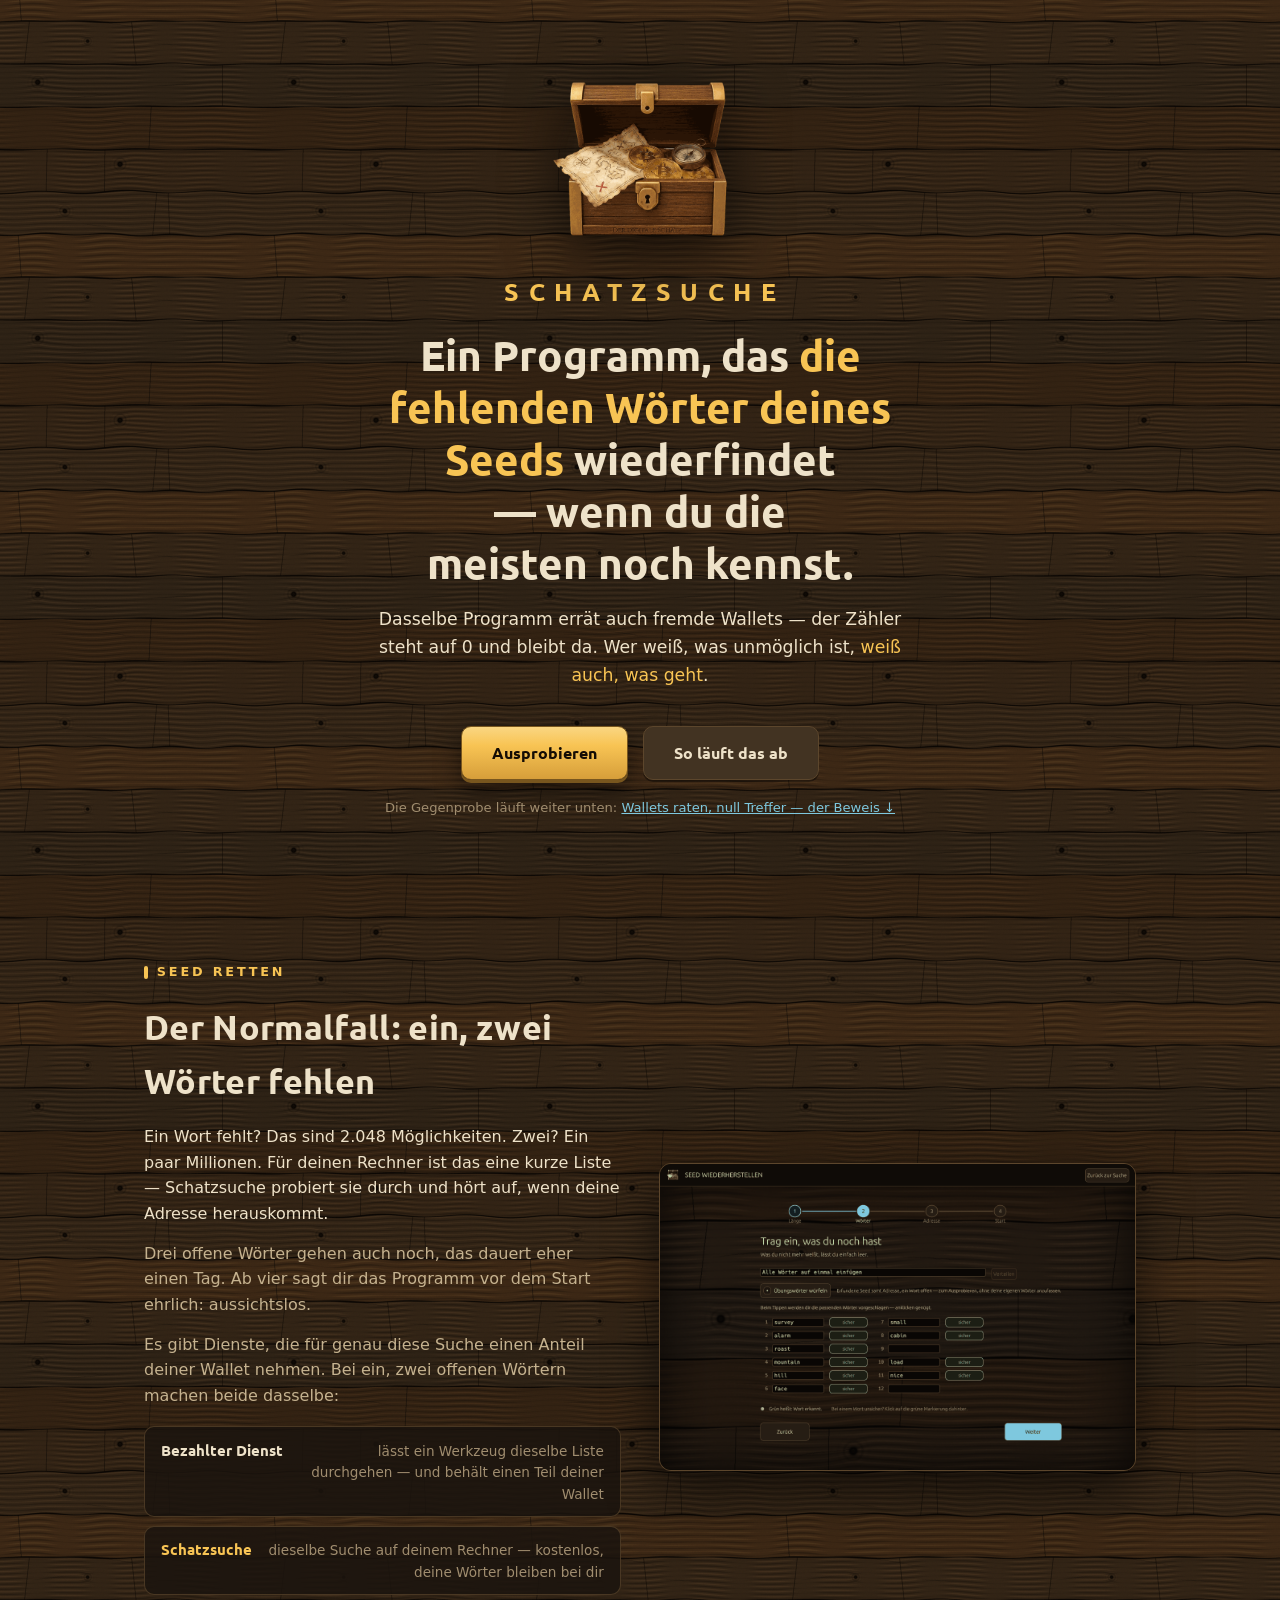
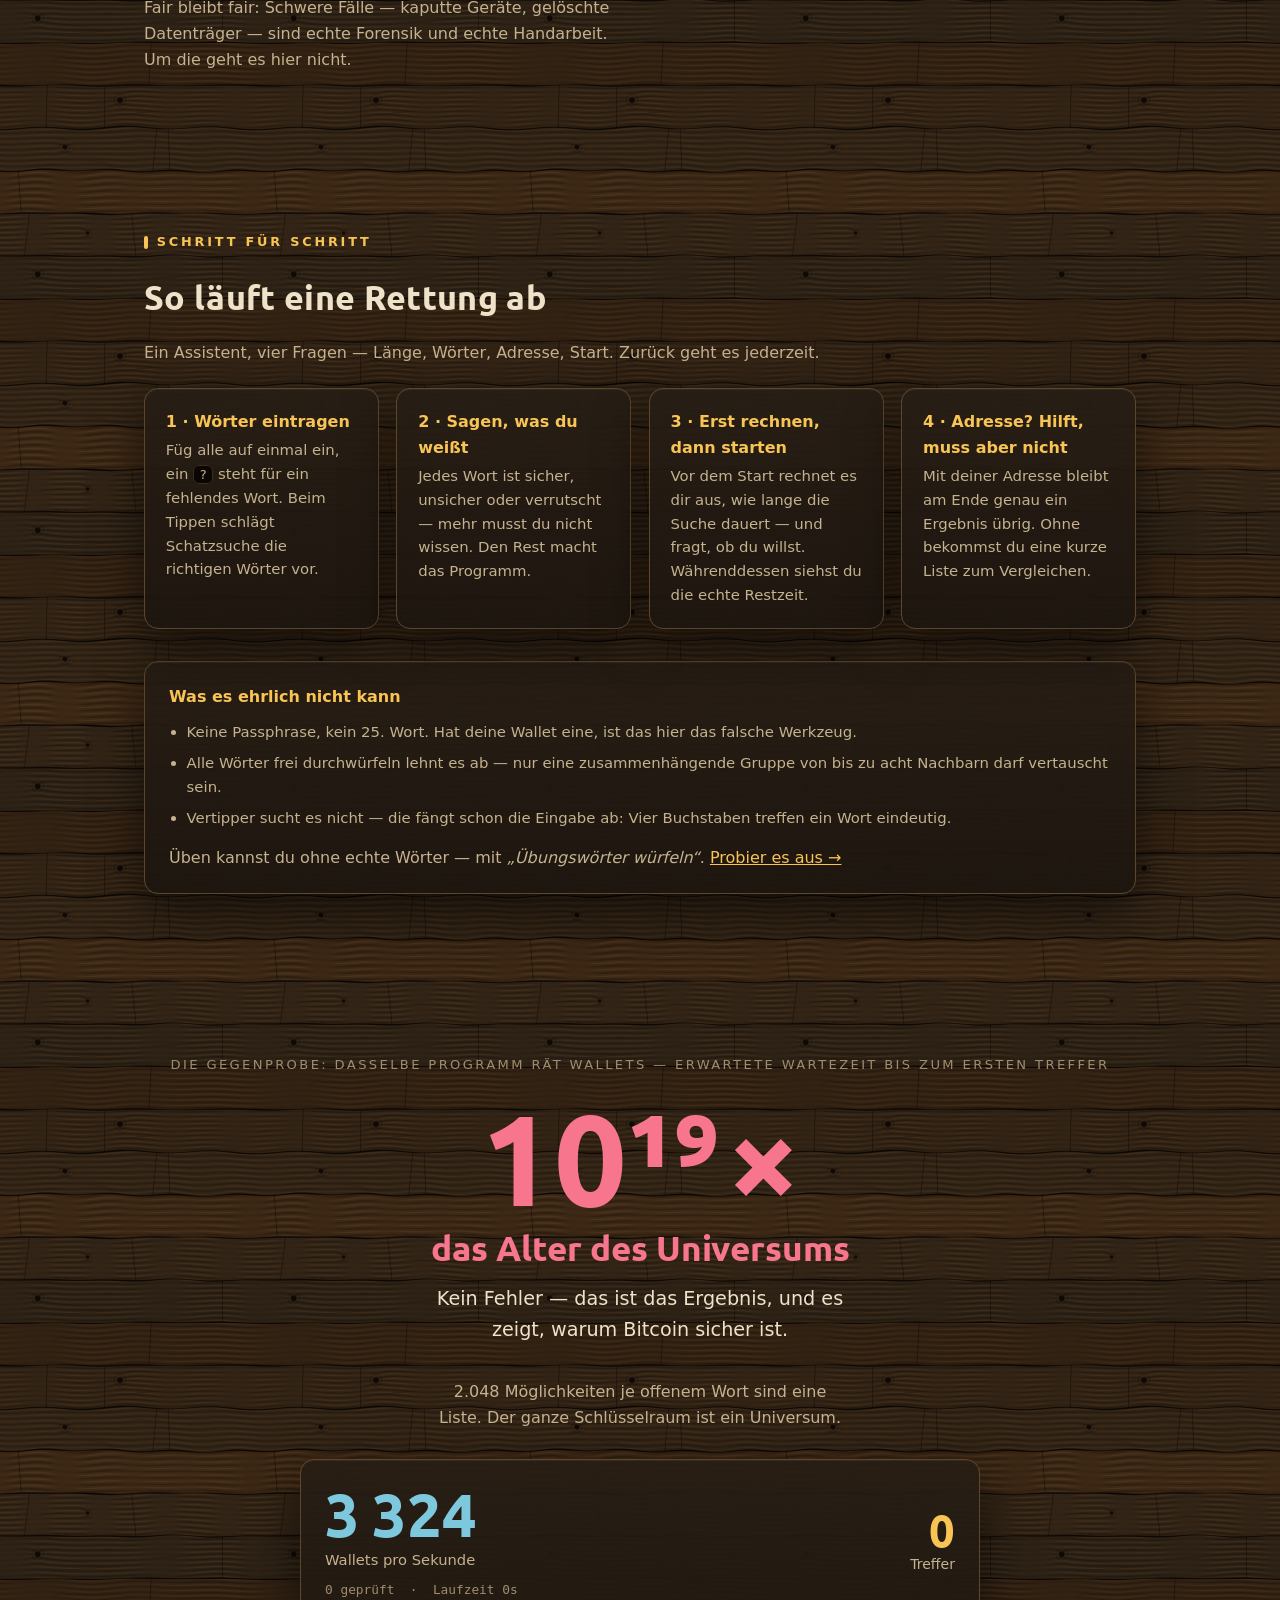
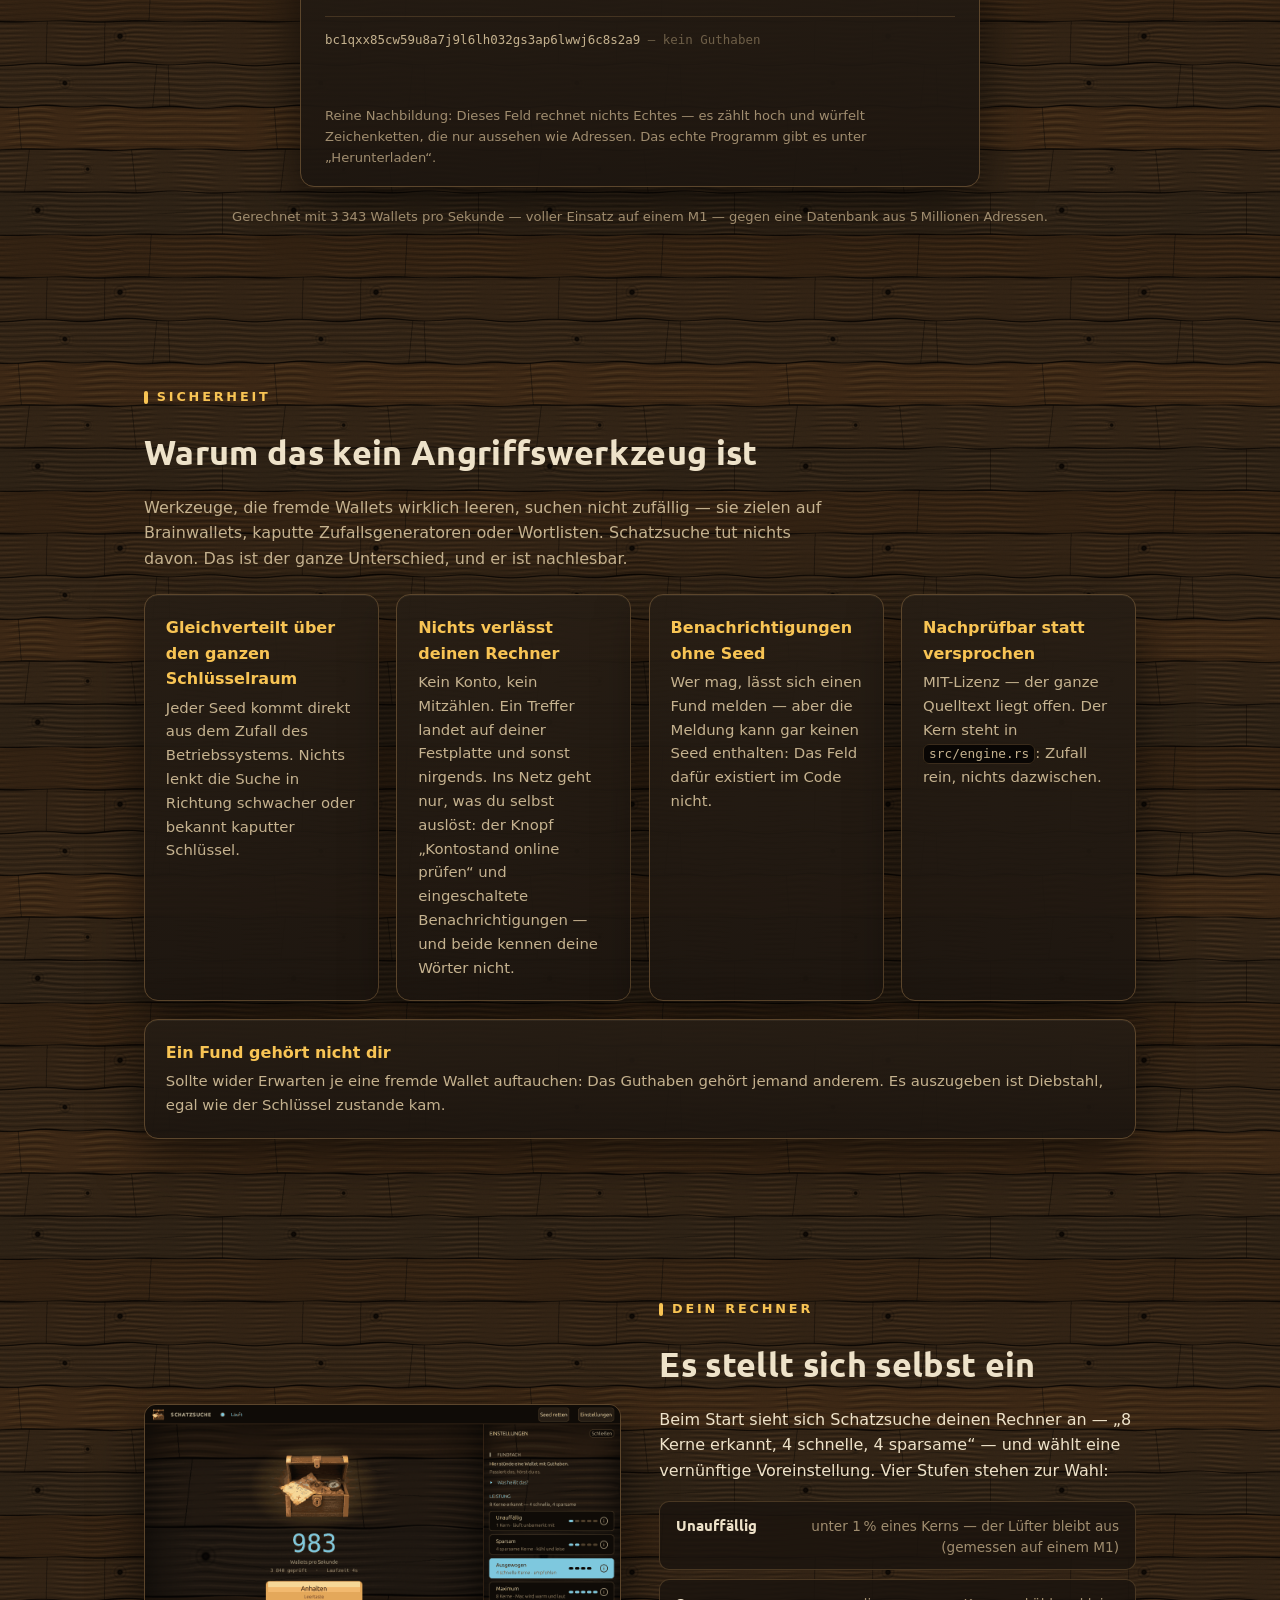
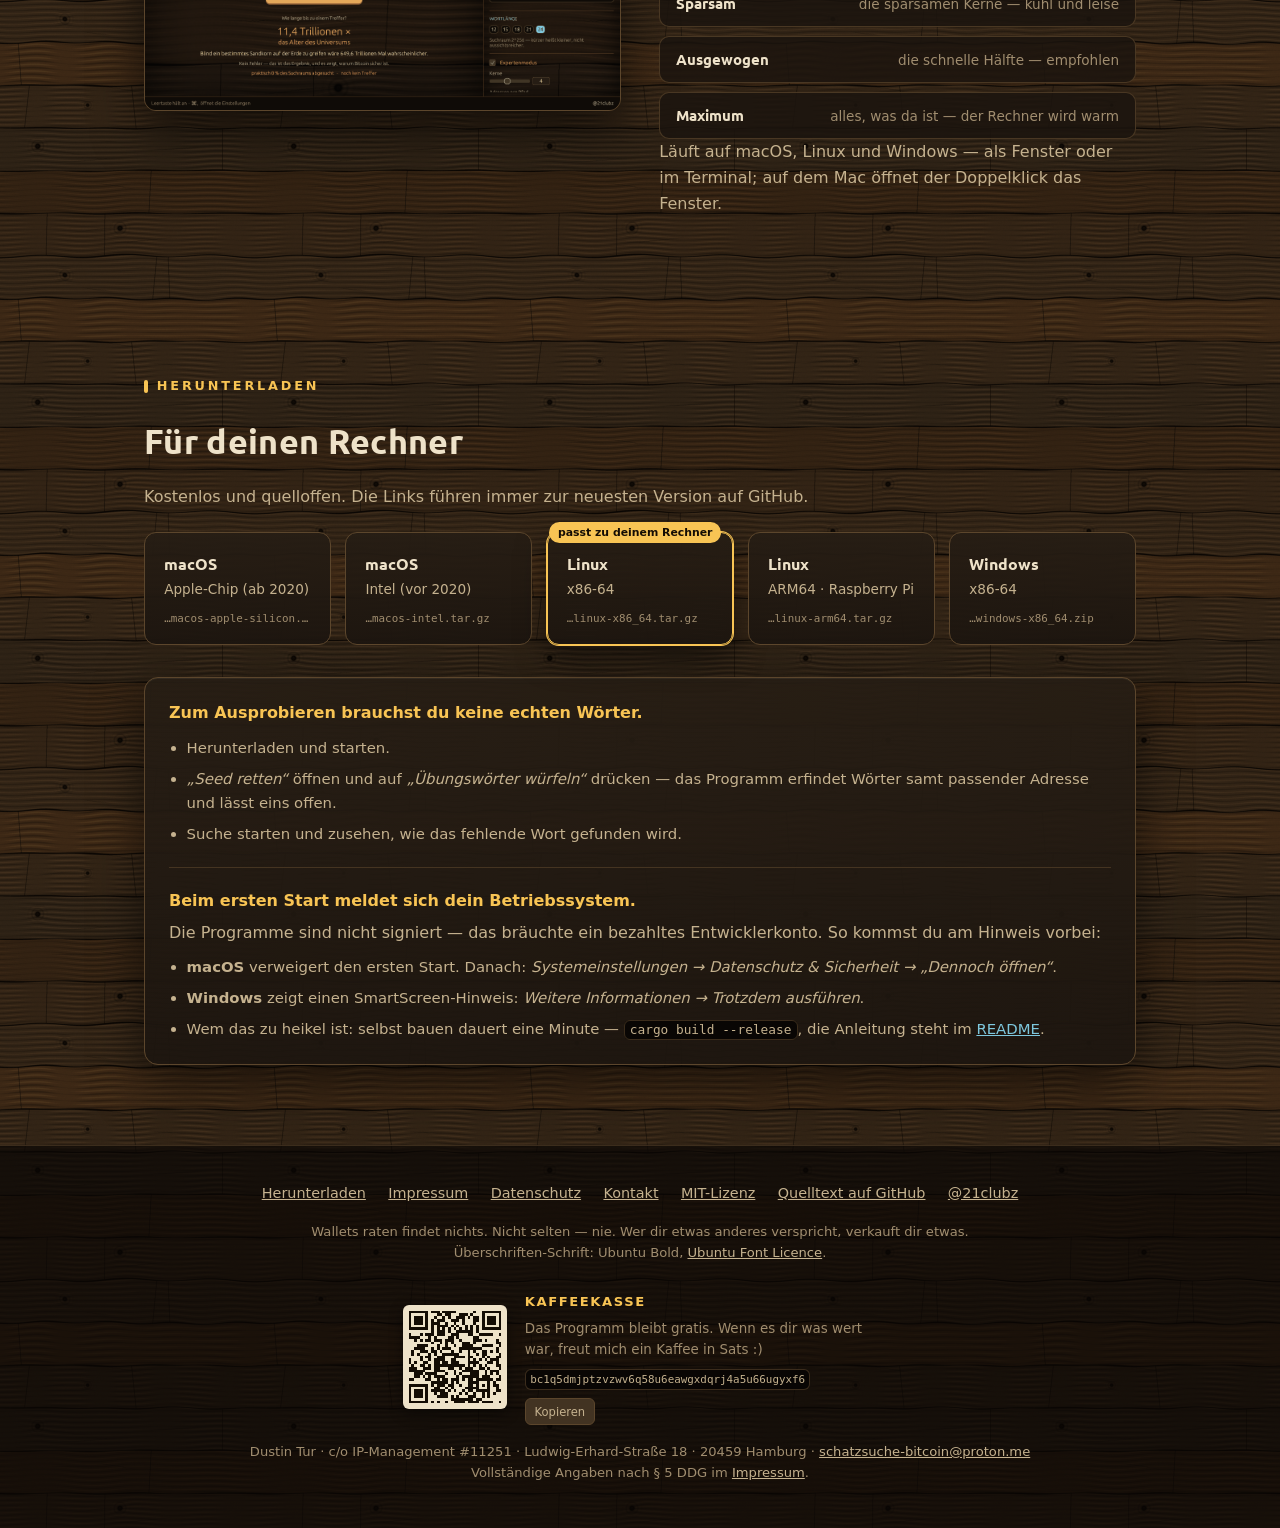
<file: docs/index.html>
<!DOCTYPE html>
<html lang="de">
<head>
<meta charset="utf-8">
<meta name="viewport" content="width=device-width, initial-scale=1">
<title>Schatzsuche — findet die fehlenden Wörter deines Bitcoin-Seeds</title>
<meta name="description" content="Kennst du die meisten Wörter deines Seeds noch, findet Schatzsuche den Rest: auf deinem Rechner, gratis, ohne Anteil. Zum Üben mit erfundenen Wörtern. Die Gegenprobe — Wallets raten, 3.343 pro Sekunde auf einem M1 — zeigt, dass es sonst keine Abkürzung gibt.">
<link rel="canonical" href="https://schatzsuche-bitcoin.com/">
<meta name="theme-color" content="#0f0b07">
<meta property="og:type" content="website">
<meta property="og:url" content="https://schatzsuche-bitcoin.com/">
<meta property="og:locale" content="de_DE">
<meta property="og:site_name" content="Schatzsuche">
<meta property="og:title" content="Schatzsuche — findet die fehlenden Wörter deines Seeds">
<meta property="og:description" content="Kennst du die meisten Wörter noch, ist der Rest eine Liste — Schatzsuche geht sie durch, auf deinem Rechner, ohne Anteil. Die Gegenprobe: Beim Wallet-Raten wäre der erste Treffer nach 10¹⁹ × dem Alter des Universums fällig.">
<meta property="og:image" content="https://schatzsuche-bitcoin.com/assets/og-card.png">
<meta property="og:image:width" content="1200">
<meta property="og:image:height" content="630">
<meta property="og:image:alt" content="Eine offene Holztruhe auf dunklem Holz, darunter: Findet die fehlenden Wörter deines Seeds — wenn du die meisten noch kennst.">
<meta name="twitter:card" content="summary_large_image">
<link rel="icon" type="image/png" href="assets/favicon.png">
<link rel="preload" href="assets/Ubuntu-Bold.ttf" as="font" type="font/ttf" crossorigin>
<style>
/* Palette: src/ui/theme.rs, Thema "walnut" */
:root {
  --bg: rgb(15, 11, 7);
  --panel: rgb(38, 29, 20);
  --inset: rgb(28, 21, 15);
  --frame: rgb(92, 70, 44);
  --sunken: rgb(9, 6, 4);
  --control: rgb(66, 51, 34);
  --text: rgb(238, 226, 201);
  --dim: rgb(197, 178, 143);
  --muted: rgb(160, 141, 111);
  --gold: rgb(248, 196, 84);
  --gold-mid: rgb(214, 158, 58);
  --blue: rgb(126, 200, 222);
  --red: rgb(247, 118, 142);
  --green: rgb(147, 201, 138);
  --mono: "SF Mono", "Cascadia Mono", "Consolas", "DejaVu Sans Mono", monospace;
}
@font-face {
  font-family: "Ubuntu Bold";
  src: url("assets/Ubuntu-Bold.ttf") format("truetype");
  font-weight: 700;
  font-display: swap;
}
* { margin: 0; padding: 0; box-sizing: border-box; }
html { scroll-behavior: smooth; }
@media (prefers-reduced-motion: reduce) { html { scroll-behavior: auto; } }
body {
  background: var(--bg) url("assets/wood.png") repeat;
  background-size: 256px 256px;
  color: var(--text);
  font-family: system-ui, -apple-system, "Segoe UI", Roboto, sans-serif;
  line-height: 1.6;
  overflow-x: hidden;
}
h1, h2, h3, .wordmark, .bignum { font-family: "Ubuntu Bold", system-ui, sans-serif; font-weight: 700; }
img { max-width: 100%; height: auto; display: block; }
a { color: var(--blue); }

section { padding: 3.5rem 1.25rem; padding: clamp(3rem, 7vw, 5rem) 1.25rem; }
.wrap { max-width: 62rem; margin: 0 auto; }
.narrow { max-width: 44rem; margin: 0 auto; }

/* Abschnitts-Kopf wie im Programm: Goldbalken + Kapitälchen */
.cap {
  display: flex; align-items: center; gap: .55rem;
  color: var(--gold); font-size: .8rem; letter-spacing: .22em;
  text-transform: uppercase; font-weight: 600; margin-bottom: 1.1rem;
}
.cap::before { content: ""; width: 4px; height: 1em; background: var(--gold); border-radius: 2px; }
h2 { font-size: clamp(1.5rem, 3.5vw, 2.1rem); margin-bottom: 1rem; letter-spacing: .01em; }
p + p { margin-top: .9rem; }
.dimtext { color: var(--dim); }
.fineprint { color: var(--muted); font-size: .82rem; }

.panel {
  background: linear-gradient(rgba(38,29,20,.92), rgba(28,21,15,.92));
  border: 1px solid var(--frame);
  border-radius: 14px;
  box-shadow: 0 18px 50px rgba(0,0,0,.55), inset 0 1px 0 rgba(238,226,201,.06);
}

/* Knöpfe wie im Fenster: Gold-Verlauf und dunkles Holz */
.btn {
  display: inline-block; padding: .8rem 1.9rem; border-radius: 10px;
  font-family: "Ubuntu Bold", system-ui, sans-serif; font-size: 1.02rem;
  text-decoration: none; text-align: center;
}
.btn-gold {
  background: linear-gradient(rgb(250, 214, 130), var(--gold) 35%, var(--gold-mid));
  color: rgb(20, 12, 4);
  border: 1px solid rgb(120, 86, 30);
  box-shadow: 0 3px 0 rgb(120, 86, 30), 0 10px 24px rgba(0,0,0,.5);
}
.btn-gold:hover { filter: brightness(1.06); }
.btn-wood {
  background: var(--control); color: var(--text);
  border: 1px solid var(--frame);
  box-shadow: 0 2px 0 rgba(0,0,0,.4);
}
.btn-wood:hover { background: rgb(80, 62, 42); }

/* ------- 1 · Kopf ------- */
.hero {
  min-height: min(100vh, 44rem);
  min-height: min(100svh, 44rem);
  display: flex; flex-direction: column; align-items: center; justify-content: center;
  text-align: center; gap: 1.1rem; padding-top: 4rem; padding-bottom: 4rem;
}
.hero img.chest { width: clamp(130px, 22vw, 190px); filter: drop-shadow(0 14px 30px rgba(0,0,0,.7)); }
.wordmark { color: var(--gold); letter-spacing: .38em; font-size: clamp(1.1rem, 3vw, 1.55rem); text-indent: .38em; }
.hero h1 {
  font-size: clamp(1.5rem, 4.6vw, 2.6rem); line-height: 1.25; max-width: 21ch;
  text-wrap: balance;
}
.hero h1 em { font-style: normal; color: var(--gold); }

/* Die laufende Nachbildung */
.demo { width: min(680px, 100%); padding: 1.4rem 1.5rem 1.1rem; margin-top: .6rem; text-align: left; }
.demo-grid { display: grid; grid-template-columns: 1fr auto; gap: 1rem; align-items: center; }
.bignum { font-size: clamp(2.6rem, 7vw, 3.8rem); color: var(--blue); line-height: 1; font-variant-numeric: tabular-nums; }
.demo .unit { color: var(--dim); font-size: .92rem; margin-top: .25rem; }
.demo .statline { font-family: var(--mono); font-size: .8rem; color: var(--muted); margin-top: .55rem; }
.hits { text-align: right; }
.hits .n { font-family: "Ubuntu Bold", system-ui, sans-serif; font-size: clamp(2rem, 5vw, 2.8rem); color: var(--gold); line-height: 1; }
.hits .l { color: var(--dim); font-size: .88rem; }
.ticker {
  margin-top: 1rem; border-top: 1px solid rgba(92,70,44,.6); padding-top: .7rem;
  height: 6.1em; overflow: hidden; font-family: var(--mono); font-size: .78rem; line-height: 1.75;
}
.ticker div { color: var(--muted); white-space: nowrap; overflow: hidden; text-overflow: ellipsis; }
.ticker div:first-child { color: var(--dim); }
.ticker .no { color: rgb(110, 95, 72); }
.demo-note { margin-top: .8rem; }
.cta-row { display: flex; gap: .9rem; flex-wrap: wrap; justify-content: center; margin-top: 1.2rem; }

/* ------- 2 · Die Zahl ------- */
.thenumber {
  min-height: min(92vh, 48rem);
  min-height: min(92svh, 48rem);
  display: flex; flex-direction: column;
  align-items: center; justify-content: center; text-align: center; gap: 1.2rem;
}
.thenumber .lead { color: var(--muted); letter-spacing: .18em; text-transform: uppercase; font-size: .82rem; }
.thenumber .huge {
  color: var(--red); font-family: "Ubuntu Bold", system-ui, sans-serif;
  font-size: clamp(3.4rem, 13vw, 8rem); line-height: 1;
}
.thenumber .huge small { display: block; font-size: clamp(1.15rem, 4vw, 2.2rem); margin-top: .5rem; }
.thenumber .quote { max-width: 34ch; font-size: clamp(1rem, 2.4vw, 1.2rem); }

/* ------- Text + Bild nebeneinander ------- */
.split { display: grid; grid-template-columns: 1fr 1fr; gap: 2.4rem; align-items: center; }
.split .shot { border-radius: 12px; border: 1px solid var(--frame); box-shadow: 0 18px 50px rgba(0,0,0,.6); }
@media (max-width: 820px) { .split { grid-template-columns: 1fr; } .split .shot { order: 2; } }

/* ------- 5 · Kein Angriffswerkzeug ------- */
.proofs { display: grid; grid-template-columns: repeat(auto-fit, minmax(215px, 1fr)); gap: 1.1rem; margin-top: 1.4rem; }
.proof { padding: 1.25rem 1.3rem; }
.proof b { color: var(--gold); display: block; margin-bottom: .3rem; }
.proof p { color: var(--dim); font-size: .93rem; }

/* ------- 6 · Stufen ------- */
.tiers { list-style: none; margin-top: 1.1rem; display: grid; gap: .55rem; }
.tiers li {
  display: flex; justify-content: space-between; gap: 1rem; align-items: baseline;
  background: rgba(28,21,15,.85); border: 1px solid rgba(92,70,44,.7);
  border-radius: 10px; padding: .65rem 1rem; font-size: .95rem;
}
.tiers .name { font-family: "Ubuntu Bold", system-ui, sans-serif; white-space: nowrap; }
.tiers .desc { color: var(--muted); text-align: right; font-size: .85rem; }

/* ------- 7 · Herunterladen ------- */
.dl-grid { display: grid; grid-template-columns: repeat(auto-fit, minmax(180px, 1fr)); gap: .9rem; margin-top: 1.4rem; }
.dl {
  position: relative; display: block; padding: 1.15rem 1.2rem 1.05rem; text-decoration: none;
  background: linear-gradient(rgba(38,29,20,.94), rgba(28,21,15,.94));
  border: 1px solid var(--frame); border-radius: 12px;
  transition: border-color .15s, transform .15s;
}
.dl:hover { border-color: var(--gold-mid); transform: translateY(-2px); }
.dl .os { color: var(--text); font-family: "Ubuntu Bold", system-ui, sans-serif; font-size: 1.02rem; }
.dl .arch { color: var(--dim); font-size: .85rem; margin-top: .1rem; }
.dl .file { color: var(--muted); font-family: var(--mono); font-size: .68rem; margin-top: .55rem; overflow: hidden; text-overflow: ellipsis; white-space: nowrap; }
.dl.mine { border-color: var(--gold); box-shadow: 0 0 0 1px var(--gold), 0 12px 30px rgba(0,0,0,.5); }
.dl .badge {
  display: none; position: absolute; top: -.7rem; right: .7rem;
  background: var(--gold); color: rgb(20,12,4); font-size: .68rem; font-weight: 700;
  padding: .12rem .55rem; border-radius: 99px;
}
.dl.mine .badge { display: block; }
.honest { margin-top: 2rem; padding: 1.4rem 1.5rem; }
.honest ul { margin: .7rem 0 0 1.1rem; color: var(--dim); font-size: .93rem; display: grid; gap: .45rem; }
code { font-family: var(--mono); font-size: .86em; background: var(--sunken); border: 1px solid rgba(92,70,44,.6); border-radius: 6px; padding: .1em .4em; }

/* ------- Fuß ------- */
footer { border-top: 1px solid rgba(92,70,44,.55); padding: 2.2rem 1.25rem 2.8rem; background: rgba(9,6,4,.65); }
footer .row { display: flex; flex-wrap: wrap; gap: 1.4rem; justify-content: center; color: var(--dim); font-size: .9rem; }
footer a { color: var(--dim); }
footer a:hover { color: var(--gold); }
footer .fineprint { text-align: center; margin-top: 1rem; }

/* Kaffeekasse — leise, mit QR zum Danebenhalten */
.kaffee {
  display: flex; align-items: center; justify-content: center;
  gap: 1.1rem; flex-wrap: wrap; margin: 1.6rem auto 0; max-width: 34rem;
  text-align: left;
}
.kaffee-qr { border-radius: 6px; flex: none; box-shadow: 0 4px 14px rgba(0,0,0,.45); }
.kaffee-text { max-width: 22rem; }
.kaffee-text b { color: var(--gold); font-size: .82rem; letter-spacing: .12em; text-transform: uppercase; }
.kaffee-text p { color: var(--muted); font-size: .84rem; margin-top: .25rem; }
.kaffee-adresse {
  display: flex; align-items: center; gap: .5rem; flex-wrap: wrap; margin-top: .5rem;
}
.kaffee-adresse code {
  font-size: .68rem; word-break: break-all; color: var(--dim);
  background: var(--sunken); border: 1px solid rgba(92,70,44,.6);
}
.kaffee-adresse button {
  font: inherit; font-size: .72rem; cursor: pointer; white-space: nowrap;
  color: var(--dim); background: var(--control);
  border: 1px solid var(--frame); border-radius: 6px; padding: .2rem .55rem;
}
.kaffee-adresse button:hover { color: var(--text); background: rgb(80, 62, 42); }
@media (max-width: 460px) { .kaffee { text-align: center; } .kaffee-adresse { justify-content: center; } }

/* Sanftes Einblenden beim Scrollen — und gar keins bei "weniger Bewegung" */
.reveal { opacity: 0; transform: translateY(16px); transition: opacity .6s ease, transform .6s ease; }
.reveal.visible { opacity: 1; transform: none; }
@media (prefers-reduced-motion: reduce) {
  .reveal { opacity: 1; transform: none; transition: none; }
  .dl { transition: none; }
}
</style>
<noscript><style>.reveal { opacity: 1; transform: none; }</style></noscript>
<script type="application/ld+json">
{
  "@context": "https://schema.org",
  "@type": "SoftwareApplication",
  "name": "Schatzsuche",
  "operatingSystem": "macOS, Windows, Linux",
  "applicationCategory": "UtilitiesApplication",
  "offers": { "@type": "Offer", "price": "0", "priceCurrency": "EUR" },
  "license": "https://github.com/21clubz/schatzsuche/blob/main/LICENSE",
  "url": "https://schatzsuche-bitcoin.com/",
  "image": "https://schatzsuche-bitcoin.com/assets/og-card.png",
  "downloadUrl": "https://github.com/21clubz/schatzsuche/releases/latest",
  "author": { "@type": "Person", "name": "21clubz", "url": "https://x.com/21clubz" },
  "inLanguage": "de",
  "description": "Findet die restlichen Wörter eines Bitcoin-Seeds, wenn die meisten noch bekannt sind — kostenlos auf dem eigenen Rechner. Als Gegenprobe rät es Seeds aus dem Zufall und zeigt damit, dass es diese Abkürzung nicht gibt."
}
</script>
</head>
<body>

<!-- 1 · Kopf -->
<section class="hero">
  <img class="chest" src="assets/icon.png" alt="Eine offene Holztruhe mit Karte, Kompass und Goldmünzen — das Zeichen von Schatzsuche" width="512" height="512">
  <div class="wordmark">SCHATZSUCHE</div>
  <h1>Ein Programm, das <em>die fehlenden Wörter deines Seeds</em> wiederfindet — wenn du die
  meisten noch kennst.</h1>
  <p style="max-width:48ch; font-size:1.08rem">Dasselbe Programm errät auch fremde Wallets — der
  Zähler steht auf 0 und bleibt da. Wer weiß, was unmöglich ist,
  <em style="font-style:normal; color:var(--gold)">weiß auch, was geht</em>.</p>

  <div class="cta-row">
    <a class="btn btn-gold" href="#herunterladen">Ausprobieren</a>
    <a class="btn btn-wood" href="#ablauf">So läuft das ab</a>
  </div>
  <p class="fineprint">Die Gegenprobe läuft weiter unten:
  <a href="#beweis">Wallets raten, null Treffer — der Beweis&nbsp;↓</a></p>
</section>

<!-- 2 · Der Normalfall -->
<section id="seed-retten">
  <div class="wrap split">
    <div>
      <div class="cap reveal">Seed retten</div>
      <h2 class="reveal">Der Normalfall: ein, zwei Wörter fehlen</h2>
      <p class="reveal">Ein Wort fehlt? Das sind 2.048 Möglichkeiten. Zwei? Ein paar Millionen.
      Für deinen Rechner ist das eine kurze Liste — Schatzsuche probiert sie durch und hört auf,
      wenn deine Adresse herauskommt.</p>
      <p class="dimtext reveal">Drei offene Wörter gehen auch noch, das dauert eher einen Tag.
      Ab vier sagt dir das Programm vor dem Start ehrlich: aussichtslos.</p>
      <p class="dimtext reveal">Es gibt Dienste, die für genau diese Suche einen Anteil deiner
      Wallet nehmen. Bei ein, zwei offenen Wörtern machen beide dasselbe:</p>
      <ul class="tiers reveal">
        <li><span class="name">Bezahlter Dienst</span><span class="desc">lässt ein Werkzeug dieselbe Liste durchgehen — und behält einen Teil deiner Wallet</span></li>
        <li><span class="name" style="color:var(--gold)">Schatzsuche</span><span class="desc">dieselbe Suche auf deinem Rechner — kostenlos, deine Wörter bleiben bei dir</span></li>
      </ul>
      <p class="dimtext reveal">Fair bleibt fair: Schwere Fälle — kaputte Geräte, gelöschte
      Datenträger — sind echte Forensik und echte Handarbeit. Um die geht es hier nicht.</p>
    </div>
    <img class="shot reveal" src="assets/recover.png" alt="Die Seed-Rettung in Schatzsuche: nummerierte Felder für die Wörter, erkannte Wörter grün markiert" width="1180" height="760" loading="lazy">
  </div>
</section>

<!-- 3 · So läuft eine Rettung ab -->
<section id="ablauf">
  <div class="wrap">
    <div class="cap reveal">Schritt für Schritt</div>
    <h2 class="reveal">So läuft eine Rettung ab</h2>
    <p class="dimtext reveal" style="max-width:44rem">Ein Assistent, vier Fragen — Länge, Wörter,
    Adresse, Start. Zurück geht es jederzeit.</p>
    <div class="proofs">
      <div class="proof panel reveal">
        <b>1 · Wörter eintragen</b>
        <p>Füg alle auf einmal ein, ein <code>?</code> steht für ein fehlendes Wort. Beim Tippen
        schlägt Schatzsuche die richtigen Wörter vor.</p>
      </div>
      <div class="proof panel reveal">
        <b>2 · Sagen, was du weißt</b>
        <p>Jedes Wort ist sicher, unsicher oder verrutscht — mehr musst du nicht wissen.
        Den Rest macht das Programm.</p>
      </div>
      <div class="proof panel reveal">
        <b>3 · Erst rechnen, dann starten</b>
        <p>Vor dem Start rechnet es dir aus, wie lange die Suche dauert — und fragt, ob du willst.
        Währenddessen siehst du die echte Restzeit.</p>
      </div>
      <div class="proof panel reveal">
        <b>4 · Adresse? Hilft, muss aber nicht</b>
        <p>Mit deiner Adresse bleibt am Ende genau ein Ergebnis übrig. Ohne bekommst du eine
        kurze Liste zum Vergleichen.</p>
      </div>
    </div>
    <div class="honest panel reveal">
      <b style="color:var(--gold)">Was es ehrlich nicht kann</b>
      <ul>
        <li>Keine Passphrase, kein 25. Wort. Hat deine Wallet eine, ist das hier das falsche
        Werkzeug.</li>
        <li>Alle Wörter frei durchwürfeln lehnt es ab — nur eine zusammenhängende Gruppe von bis
        zu acht Nachbarn darf vertauscht sein.</li>
        <li>Vertipper sucht es nicht — die fängt schon die Eingabe ab: Vier Buchstaben treffen
        ein Wort eindeutig.</li>
      </ul>
      <p class="dimtext" style="margin-top:.9rem">Üben kannst du ohne echte Wörter — mit
      <i>„Übungswörter würfeln“</i>. <a href="#herunterladen" style="color:var(--gold)">Probier es
      aus&nbsp;→</a></p>
    </div>
  </div>
</section>

<!-- 4 · Der Beweis -->
<section class="thenumber" id="beweis">
  <div class="lead reveal">Die Gegenprobe: Dasselbe Programm rät Wallets — erwartete Wartezeit bis zum ersten Treffer</div>
  <div class="huge reveal">10¹⁹&#8202;×<small>das Alter des Universums</small></div>
  <p class="quote reveal">Kein Fehler — das ist das Ergebnis, und es zeigt, warum Bitcoin sicher ist.</p>
  <p class="dimtext reveal" style="max-width:40ch">2.048 Möglichkeiten je offenem Wort sind eine
  Liste. Der ganze Schlüsselraum ist ein Universum.</p>
  <div class="demo panel reveal">
    <div class="demo-grid">
      <div>
        <div class="bignum" id="rate">3&#8201;343</div>
        <div class="unit">Wallets pro Sekunde</div>
        <div class="statline"><span id="checked">0</span> geprüft&nbsp;&nbsp;·&nbsp;&nbsp;Laufzeit <span id="runtime">0s</span></div>
      </div>
      <div class="hits">
        <div class="n">0</div>
        <div class="l">Treffer</div>
      </div>
    </div>
    <div class="ticker" id="ticker" aria-hidden="true"></div>
    <p class="fineprint demo-note">Reine Nachbildung: Dieses Feld rechnet nichts Echtes — es zählt hoch und
    würfelt Zeichenketten, die nur aussehen wie Adressen. Das echte Programm gibt es unter „Herunterladen“.</p>
  </div>
  <p class="fineprint reveal">Gerechnet mit 3&#8201;343 Wallets pro Sekunde — voller Einsatz auf einem M1 —
  gegen eine Datenbank aus 5&#8201;Millionen Adressen.</p>
</section>

<!-- 5 · Kein Angriffswerkzeug -->
<section>
  <div class="wrap">
    <div class="cap reveal">Sicherheit</div>
    <h2 class="reveal">Warum das kein Angriffswerkzeug ist</h2>
    <p class="dimtext reveal" style="max-width:44rem">Werkzeuge, die fremde Wallets
    wirklich leeren, suchen nicht zufällig — sie zielen auf Brainwallets, kaputte Zufallsgeneratoren oder
    Wortlisten. Schatzsuche tut nichts davon. Das ist der ganze Unterschied, und er ist nachlesbar.</p>
    <div class="proofs">
      <div class="proof panel reveal">
        <b>Gleichverteilt über den ganzen Schlüsselraum</b>
        <p>Jeder Seed kommt direkt aus dem Zufall des Betriebssystems. Nichts lenkt die Suche in
        Richtung schwacher oder bekannt kaputter Schlüssel.</p>
      </div>
      <div class="proof panel reveal">
        <b>Nichts verlässt deinen Rechner</b>
        <p>Kein Konto, kein Mitzählen. Ein Treffer landet auf deiner Festplatte und sonst nirgends.
        Ins Netz geht nur, was du selbst auslöst: der Knopf „Kontostand online prüfen“ und
        eingeschaltete Benachrichtigungen — und beide kennen deine Wörter nicht.</p>
      </div>
      <div class="proof panel reveal">
        <b>Benachrichtigungen ohne Seed</b>
        <p>Wer mag, lässt sich einen Fund melden — aber die Meldung kann gar keinen Seed enthalten:
        Das Feld dafür existiert im Code nicht.</p>
      </div>
      <div class="proof panel reveal">
        <b>Nachprüfbar statt versprochen</b>
        <p>MIT-Lizenz — der ganze Quelltext liegt offen. Der Kern steht in <code>src/engine.rs</code>:
        Zufall rein, nichts dazwischen.</p>
      </div>
      <div class="proof panel reveal" style="grid-column: 1 / -1">
        <b>Ein Fund gehört nicht dir</b>
        <p>Sollte wider Erwarten je eine fremde Wallet auftauchen: Das Guthaben gehört jemand
        anderem. Es auszugeben ist Diebstahl, egal wie der Schlüssel zustande kam.</p>
      </div>
    </div>
  </div>
</section>

<!-- 6 · Dein Rechner -->
<section>
  <div class="wrap split">
    <img class="shot reveal" src="assets/einstellungen.png" alt="Die Einstellungen von Schatzsuche: erkannte Kerne und die vier Stufen von Unauffällig bis Maximum" width="1180" height="760" loading="lazy">
    <div>
      <div class="cap reveal">Dein Rechner</div>
      <h2 class="reveal">Es stellt sich selbst ein</h2>
      <p class="reveal">Beim Start sieht sich Schatzsuche deinen Rechner an — „8 Kerne erkannt, 4 schnelle,
      4 sparsame“ — und wählt eine vernünftige Voreinstellung. Vier Stufen stehen zur Wahl:</p>
      <ul class="tiers reveal">
        <li><span class="name">Unauffällig</span><span class="desc">unter 1&#8201;% eines Kerns — der Lüfter bleibt aus (gemessen auf einem M1)</span></li>
        <li><span class="name">Sparsam</span><span class="desc">die sparsamen Kerne — kühl und leise</span></li>
        <li><span class="name">Ausgewogen</span><span class="desc">die schnelle Hälfte — empfohlen</span></li>
        <li><span class="name">Maximum</span><span class="desc">alles, was da ist — der Rechner wird warm</span></li>
      </ul>
      <p class="dimtext reveal">Läuft auf macOS, Linux und Windows — als Fenster oder im Terminal;
      auf dem Mac öffnet der Doppelklick das Fenster.</p>
    </div>
  </div>
</section>

<!-- 7 · Herunterladen -->
<section id="herunterladen">
  <div class="wrap">
    <div class="cap reveal">Herunterladen</div>
    <h2 class="reveal">Für deinen Rechner</h2>
    <p class="dimtext reveal">Kostenlos und quelloffen. Die Links führen immer zur neuesten
    Version auf GitHub.</p>
    <div class="dl-grid reveal">
      <a class="dl" id="dl-mac-arm" href="https://github.com/21clubz/schatzsuche/releases/latest/download/schatzsuche-macos-apple-silicon.tar.gz">
        <span class="badge">passt zu deinem Rechner</span>
        <div class="os">macOS</div><div class="arch">Apple-Chip (ab 2020)</div>
        <div class="file">…macos-apple-silicon.tar.gz</div>
      </a>
      <a class="dl" id="dl-mac-intel" href="https://github.com/21clubz/schatzsuche/releases/latest/download/schatzsuche-macos-intel.tar.gz">
        <span class="badge">passt zu deinem Rechner</span>
        <div class="os">macOS</div><div class="arch">Intel (vor 2020)</div>
        <div class="file">…macos-intel.tar.gz</div>
      </a>
      <a class="dl" id="dl-linux-x64" href="https://github.com/21clubz/schatzsuche/releases/latest/download/schatzsuche-linux-x86_64.tar.gz">
        <span class="badge">passt zu deinem Rechner</span>
        <div class="os">Linux</div><div class="arch">x86-64</div>
        <div class="file">…linux-x86_64.tar.gz</div>
      </a>
      <a class="dl" id="dl-linux-arm" href="https://github.com/21clubz/schatzsuche/releases/latest/download/schatzsuche-linux-arm64.tar.gz">
        <span class="badge">passt zu deinem Rechner</span>
        <div class="os">Linux</div><div class="arch">ARM64 · Raspberry&nbsp;Pi</div>
        <div class="file">…linux-arm64.tar.gz</div>
      </a>
      <a class="dl" id="dl-win" href="https://github.com/21clubz/schatzsuche/releases/latest/download/schatzsuche-windows-x86_64.zip">
        <span class="badge">passt zu deinem Rechner</span>
        <div class="os">Windows</div><div class="arch">x86-64</div>
        <div class="file">…windows-x86_64.zip</div>
      </a>
    </div>

    <div class="honest panel reveal">
      <b style="color:var(--gold)">Zum Ausprobieren brauchst du keine echten Wörter.</b>
      <ul>
        <li>Herunterladen und starten.</li>
        <li><i>„Seed retten“</i> öffnen und auf <i>„Übungswörter würfeln“</i> drücken — das Programm
        erfindet Wörter samt passender Adresse und lässt eins offen.</li>
        <li>Suche starten und zusehen, wie das fehlende Wort gefunden wird.</li>
      </ul>
      <div style="border-top:1px solid rgba(92,70,44,.6); margin-top:1.3rem; padding-top:1.2rem">
        <b style="color:var(--gold)">Beim ersten Start meldet sich dein Betriebssystem.</b>
        <p class="dimtext" style="margin-top:.4rem">Die Programme sind nicht signiert — das bräuchte
        ein bezahltes Entwicklerkonto. So kommst du am Hinweis vorbei:</p>
        <ul>
          <li><b>macOS</b> verweigert den ersten Start. Danach: <i>Systemeinstellungen → Datenschutz &amp;
          Sicherheit → „Dennoch öffnen“</i>.</li>
          <li><b>Windows</b> zeigt einen SmartScreen-Hinweis: <i>Weitere Informationen → Trotzdem
          ausführen</i>.</li>
          <li>Wem das zu heikel ist: selbst bauen dauert eine Minute — <code>cargo build --release</code>,
          die Anleitung steht im <a href="https://github.com/21clubz/schatzsuche#readme">README</a>.</li>
        </ul>
      </div>
    </div>
  </div>
</section>

<!-- 8 · Fuß -->
<footer>
  <div class="row">
    <a href="#herunterladen">Herunterladen</a>
    <a href="/impressum">Impressum</a>
    <a href="/datenschutz">Datenschutz</a>
    <a href="/kontakt">Kontakt</a>
    <a href="https://github.com/21clubz/schatzsuche/blob/main/LICENSE">MIT-Lizenz</a>
    <a href="https://github.com/21clubz/schatzsuche">Quelltext auf GitHub</a>
    <a href="https://x.com/21clubz">@21clubz</a>
  </div>
  <p class="fineprint">Wallets raten findet nichts. Nicht selten — nie. Wer dir etwas anderes verspricht, verkauft
  dir etwas.<br>Überschriften-Schrift: Ubuntu Bold, <a href="assets/UBUNTU-FONT-LICENCE.txt">Ubuntu Font Licence</a>.</p>
  <div class="kaffee">
    <svg class="kaffee-qr" viewBox="0 0 37 37" width="104" height="104" role="img" aria-label="QR-Code mit der Bitcoin-Adresse für Spenden" xmlns="http://www.w3.org/2000/svg" shape-rendering="crispEdges"><rect width="37" height="37" fill="#eee2c9" rx="1.5"/><path d="M2 2h7v1h-7zM10 2h3v1h-3zM14 2h5v1h-5zM25 2h1v1h-1zM28 2h7v1h-7zM2 3h1v1h-1zM8 3h1v1h-1zM12 3h2v1h-2zM15 3h2v1h-2zM20 3h3v1h-3zM24 3h1v1h-1zM28 3h1v1h-1zM34 3h1v1h-1zM2 4h1v1h-1zM4 4h3v1h-3zM8 4h1v1h-1zM11 4h1v1h-1zM14 4h1v1h-1zM16 4h1v1h-1zM19 4h3v1h-3zM23 4h1v1h-1zM25 4h2v1h-2zM28 4h1v1h-1zM30 4h3v1h-3zM34 4h1v1h-1zM2 5h1v1h-1zM4 5h3v1h-3zM8 5h1v1h-1zM10 5h1v1h-1zM12 5h3v1h-3zM17 5h3v1h-3zM21 5h1v1h-1zM25 5h2v1h-2zM28 5h1v1h-1zM30 5h3v1h-3zM34 5h1v1h-1zM2 6h1v1h-1zM4 6h3v1h-3zM8 6h1v1h-1zM10 6h3v1h-3zM15 6h1v1h-1zM18 6h1v1h-1zM21 6h1v1h-1zM25 6h1v1h-1zM28 6h1v1h-1zM30 6h3v1h-3zM34 6h1v1h-1zM2 7h1v1h-1zM8 7h1v1h-1zM10 7h1v1h-1zM12 7h4v1h-4zM17 7h1v1h-1zM19 7h1v1h-1zM22 7h1v1h-1zM24 7h1v1h-1zM26 7h1v1h-1zM28 7h1v1h-1zM34 7h1v1h-1zM2 8h7v1h-7zM10 8h1v1h-1zM12 8h1v1h-1zM14 8h1v1h-1zM16 8h1v1h-1zM18 8h1v1h-1zM20 8h1v1h-1zM22 8h1v1h-1zM24 8h1v1h-1zM26 8h1v1h-1zM28 8h7v1h-7zM10 9h1v1h-1zM12 9h3v1h-3zM16 9h1v1h-1zM19 9h6v1h-6zM26 9h1v1h-1zM2 10h1v1h-1zM6 10h1v1h-1zM8 10h3v1h-3zM12 10h3v1h-3zM17 10h3v1h-3zM23 10h2v1h-2zM27 10h5v1h-5zM34 10h1v1h-1zM2 11h4v1h-4zM9 11h1v1h-1zM11 11h1v1h-1zM16 11h2v1h-2zM19 11h1v1h-1zM25 11h2v1h-2zM4 12h1v1h-1zM6 12h1v1h-1zM8 12h2v1h-2zM11 12h3v1h-3zM15 12h3v1h-3zM20 12h1v1h-1zM25 12h3v1h-3zM29 12h1v1h-1zM33 12h1v1h-1zM10 13h1v1h-1zM13 13h1v1h-1zM15 13h1v1h-1zM17 13h1v1h-1zM21 13h3v1h-3zM25 13h1v1h-1zM33 13h2v1h-2zM5 14h4v1h-4zM12 14h1v1h-1zM15 14h1v1h-1zM18 14h1v1h-1zM21 14h4v1h-4zM28 14h4v1h-4zM34 14h1v1h-1zM4 15h4v1h-4zM10 15h1v1h-1zM12 15h1v1h-1zM14 15h3v1h-3zM20 15h8v1h-8zM33 15h1v1h-1zM3 16h1v1h-1zM6 16h3v1h-3zM10 16h2v1h-2zM13 16h1v1h-1zM17 16h1v1h-1zM20 16h1v1h-1zM23 16h1v1h-1zM25 16h1v1h-1zM28 16h2v1h-2zM31 16h1v1h-1zM33 16h1v1h-1zM3 17h1v1h-1zM5 17h1v1h-1zM9 17h1v1h-1zM11 17h1v1h-1zM14 17h6v1h-6zM23 17h1v1h-1zM26 17h1v1h-1zM28 17h2v1h-2zM34 17h1v1h-1zM6 18h1v1h-1zM8 18h2v1h-2zM12 18h3v1h-3zM18 18h4v1h-4zM23 18h2v1h-2zM28 18h1v1h-1zM30 18h1v1h-1zM33 18h2v1h-2zM2 19h1v1h-1zM6 19h1v1h-1zM9 19h1v1h-1zM11 19h4v1h-4zM17 19h2v1h-2zM23 19h1v1h-1zM25 19h1v1h-1zM27 19h1v1h-1zM29 19h1v1h-1zM31 19h3v1h-3zM2 20h1v1h-1zM4 20h1v1h-1zM7 20h2v1h-2zM11 20h2v1h-2zM14 20h2v1h-2zM17 20h3v1h-3zM23 20h4v1h-4zM30 20h2v1h-2zM33 20h1v1h-1zM3 21h1v1h-1zM6 21h2v1h-2zM9 21h1v1h-1zM11 21h11v1h-11zM23 21h1v1h-1zM25 21h1v1h-1zM27 21h1v1h-1zM29 21h1v1h-1zM33 21h2v1h-2zM2 22h3v1h-3zM7 22h3v1h-3zM11 22h2v1h-2zM16 22h2v1h-2zM20 22h1v1h-1zM22 22h3v1h-3zM27 22h2v1h-2zM30 22h1v1h-1zM34 22h1v1h-1zM2 23h6v1h-6zM11 23h4v1h-4zM18 23h1v1h-1zM21 23h6v1h-6zM29 23h1v1h-1zM31 23h3v1h-3zM4 24h3v1h-3zM8 24h4v1h-4zM15 24h1v1h-1zM18 24h1v1h-1zM20 24h1v1h-1zM24 24h3v1h-3zM29 24h1v1h-1zM31 24h1v1h-1zM33 24h1v1h-1zM4 25h2v1h-2zM7 25h1v1h-1zM9 25h1v1h-1zM11 25h4v1h-4zM19 25h1v1h-1zM21 25h6v1h-6zM28 25h3v1h-3zM34 25h1v1h-1zM2 26h2v1h-2zM8 26h2v1h-2zM12 26h1v1h-1zM14 26h2v1h-2zM17 26h3v1h-3zM21 26h1v1h-1zM23 26h2v1h-2zM26 26h6v1h-6zM33 26h2v1h-2zM10 27h6v1h-6zM17 27h1v1h-1zM19 27h1v1h-1zM23 27h4v1h-4zM30 27h1v1h-1zM32 27h1v1h-1zM2 28h7v1h-7zM10 28h1v1h-1zM12 28h3v1h-3zM16 28h2v1h-2zM20 28h1v1h-1zM23 28h2v1h-2zM26 28h1v1h-1zM28 28h1v1h-1zM30 28h1v1h-1zM32 28h2v1h-2zM2 29h1v1h-1zM8 29h1v1h-1zM11 29h2v1h-2zM15 29h1v1h-1zM17 29h1v1h-1zM22 29h5v1h-5zM30 29h1v1h-1zM33 29h1v1h-1zM2 30h1v1h-1zM4 30h3v1h-3zM8 30h1v1h-1zM10 30h5v1h-5zM16 30h1v1h-1zM18 30h1v1h-1zM21 30h1v1h-1zM23 30h2v1h-2zM26 30h5v1h-5zM33 30h2v1h-2zM2 31h1v1h-1zM4 31h3v1h-3zM8 31h1v1h-1zM11 31h1v1h-1zM13 31h3v1h-3zM20 31h1v1h-1zM22 31h1v1h-1zM25 31h1v1h-1zM28 31h1v1h-1zM30 31h1v1h-1zM32 31h1v1h-1zM2 32h1v1h-1zM4 32h3v1h-3zM8 32h1v1h-1zM12 32h4v1h-4zM17 32h1v1h-1zM19 32h1v1h-1zM23 32h3v1h-3zM28 32h1v1h-1zM30 32h1v1h-1zM2 33h1v1h-1zM8 33h1v1h-1zM17 33h8v1h-8zM26 33h2v1h-2zM2 34h7v1h-7zM10 34h1v1h-1zM12 34h1v1h-1zM15 34h1v1h-1zM18 34h4v1h-4zM23 34h4v1h-4zM28 34h4v1h-4zM34 34h1v1h-1z" fill="#140c04"/></svg>
    <div class="kaffee-text">
      <b>Kaffeekasse</b>
      <p>Das Programm bleibt gratis. Wenn es dir was wert war, freut mich ein Kaffee in Sats&nbsp;:)</p>
      <div class="kaffee-adresse">
        <code id="btc-adresse">bc1q5dmjptzvzwv6q58u6eawgxdqrj4a5u66ugyxf6</code>
        <button type="button" id="btc-kopieren">Kopieren</button>
      </div>
    </div>
  </div>
  <p class="fineprint" id="impressum">Dustin Tur · c/o IP-Management #11251 ·
  Ludwig-Erhard-Straße 18 · 20459 Hamburg · <a href="mailto:schatzsuche-bitcoin@proton.me">schatzsuche-bitcoin@proton.me</a><br>
  Vollständige Angaben nach § 5 DDG im <a href="/impressum">Impressum</a>.</p>
</footer>

<script>
(function () {
  "use strict";
  var reduced = window.matchMedia("(prefers-reduced-motion: reduce)").matches;

  /* Zahlen mit schmalem Leerzeichen gruppieren, wie im Programm: 3 343 */
  function fmt(n) {
    return Math.floor(n).toString().replace(/\B(?=(\d{3})+(?!\d))/g, " ");
  }

  /* Erfundene Adressen, die nur echt aussehen */
  var bech = "qpzry9x8gf2tvdw0s3jn54khce6mua7l";
  var b58 = "123456789ABCDEFGHJKLMNPQRSTUVWXYZabcdefghijkmnopqrstuvwxyz";
  function fakeAddress() {
    var s, i;
    if (Math.random() < 0.6) {
      s = "bc1q";
      for (i = 0; i < 38; i++) s += bech[(Math.random() * bech.length) | 0];
    } else {
      s = Math.random() < 0.5 ? "1" : "3";
      for (i = 0; i < 33; i++) s += b58[(Math.random() * b58.length) | 0];
    }
    return s;
  }

  var ticker = document.getElementById("ticker");
  function pushAddress() {
    var d = document.createElement("div");
    d.innerHTML = fakeAddress() + '  <span class="no">— kein Guthaben</span>';
    ticker.insertBefore(d, ticker.firstChild);
    while (ticker.childNodes.length > 6) ticker.removeChild(ticker.lastChild);
  }

  var rateEl = document.getElementById("rate");
  var checkedEl = document.getElementById("checked");
  var runtimeEl = document.getElementById("runtime");

  if (reduced) {
    /* Gar keine Bewegung: ein eingefrorener, ehrlicher Zustand */
    var i;
    for (i = 0; i < 5; i++) pushAddress();
    checkedEl.textContent = fmt(1204731);
    runtimeEl.textContent = "6 Min";
  } else {
    var checked = 0;
    var start = Date.now();
    var last = start;
    /* Außerhalb des Sichtfelds fasst die Demo das DOM nicht an — der Zähler läuft trotzdem weiter */
    var demoSichtbar = true;
    if ("IntersectionObserver" in window) {
      new IntersectionObserver(function (e) { demoSichtbar = e[0].isIntersecting; })
        .observe(document.querySelector(".demo"));
    }
    function tick() {
      var now = Date.now();
      var t = (now - start) / 1000;
      /* Tempo wandert leicht um die gemessene M1-Spitze */
      var rate = 3343 + Math.sin(t / 3.1) * 60 + (Math.random() - 0.5) * 40;
      checked += rate * ((now - last) / 1000);
      last = now;
      if (!demoSichtbar) return;
      rateEl.textContent = fmt(rate);
      checkedEl.textContent = fmt(checked);
      runtimeEl.textContent = t < 60 ? Math.floor(t) + "s" : Math.floor(t / 60) + " Min " + Math.floor(t % 60) + "s";
    }
    setInterval(tick, 140);
    setInterval(function () { if (demoSichtbar) pushAddress(); }, 650);
    tick();
    pushAddress();
  }

  /* Passende Download-Kachel hervorheben — die anderen bleiben anklickbar */
  var ua = navigator.userAgent;
  var id = null;
  if (/Windows/i.test(ua)) id = "dl-win";
  else if (/Android|iPhone|iPad/i.test(ua)) id = null;
  else if (/Macintosh|Mac OS/i.test(ua)) {
    /* iPads melden sich seit iPadOS 13 als "Macintosh" — echte Macs haben keine Touch-Punkte.
       Und welcher Chip im Mac steckt, verrät der Browser nicht: darum beide Mac-Kacheln zeigen,
       die Jahresangaben führen zur richtigen. */
    if (navigator.maxTouchPoints < 2) {
      ["dl-mac-arm", "dl-mac-intel"].forEach(function (m) {
        var kachel = document.getElementById(m);
        if (kachel) {
          kachel.classList.add("mine");
          var badge = kachel.querySelector(".badge");
          if (badge) badge.textContent = "für deinen Mac";
        }
      });
    }
  }
  else if (/Linux/i.test(ua)) id = /aarch64|arm64/i.test(ua) ? "dl-linux-arm" : "dl-linux-x64";
  if (id) {
    var el = document.getElementById(id);
    if (el) el.classList.add("mine");
  }

  /* Sanftes Einblenden beim Scrollen */
  if (!reduced && "IntersectionObserver" in window) {
    var io = new IntersectionObserver(function (entries) {
      entries.forEach(function (e) {
        if (e.isIntersecting) { e.target.classList.add("visible"); io.unobserve(e.target); }
      });
    }, { threshold: 0.12 });
    document.querySelectorAll(".reveal").forEach(function (el) { io.observe(el); });
  } else {
    document.querySelectorAll(".reveal").forEach(function (el) { el.classList.add("visible"); });
  }

  /* Spendenadresse kopieren — wie der Knopf im Programm */
  var kopierKnopf = document.getElementById("btc-kopieren");
  if (kopierKnopf) {
    kopierKnopf.addEventListener("click", function () {
      var adresse = document.getElementById("btc-adresse").textContent.trim();
      function gemeldet() {
        kopierKnopf.textContent = "Kopiert";
        setTimeout(function () { kopierKnopf.textContent = "Kopieren"; }, 2000);
      }
      if (navigator.clipboard && navigator.clipboard.writeText) {
        navigator.clipboard.writeText(adresse).then(gemeldet, markieren);
      } else {
        markieren();
      }
      /* Ohne Zwischenablage-Recht: Adresse markieren, damit man sie greifen kann */
      function markieren() {
        var bereich = document.createRange();
        bereich.selectNodeContents(document.getElementById("btc-adresse"));
        var auswahl = window.getSelection();
        auswahl.removeAllRanges();
        auswahl.addRange(bereich);
        kopierKnopf.textContent = "markiert — jetzt kopieren";
        setTimeout(function () { kopierKnopf.textContent = "Kopieren"; }, 3000);
      }
    });
  }
})();
</script>
</body>
</html>
</file>
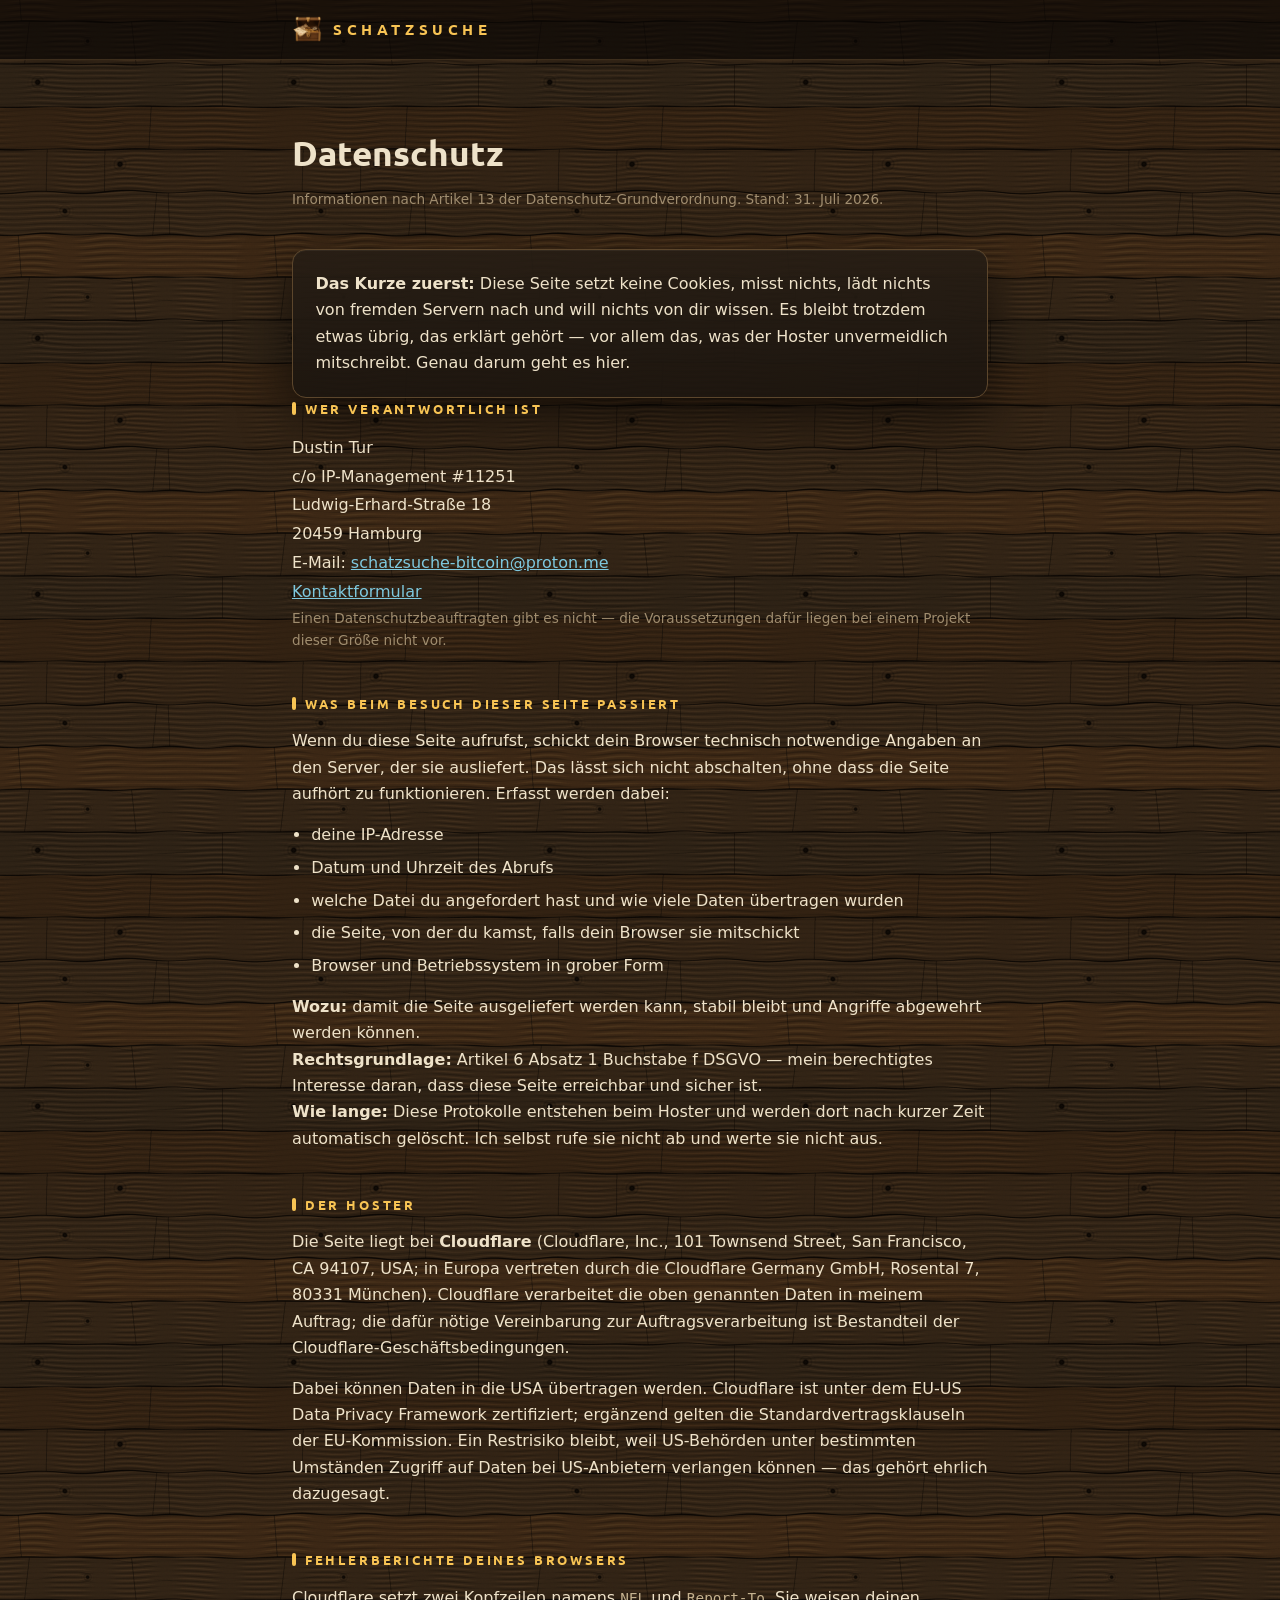
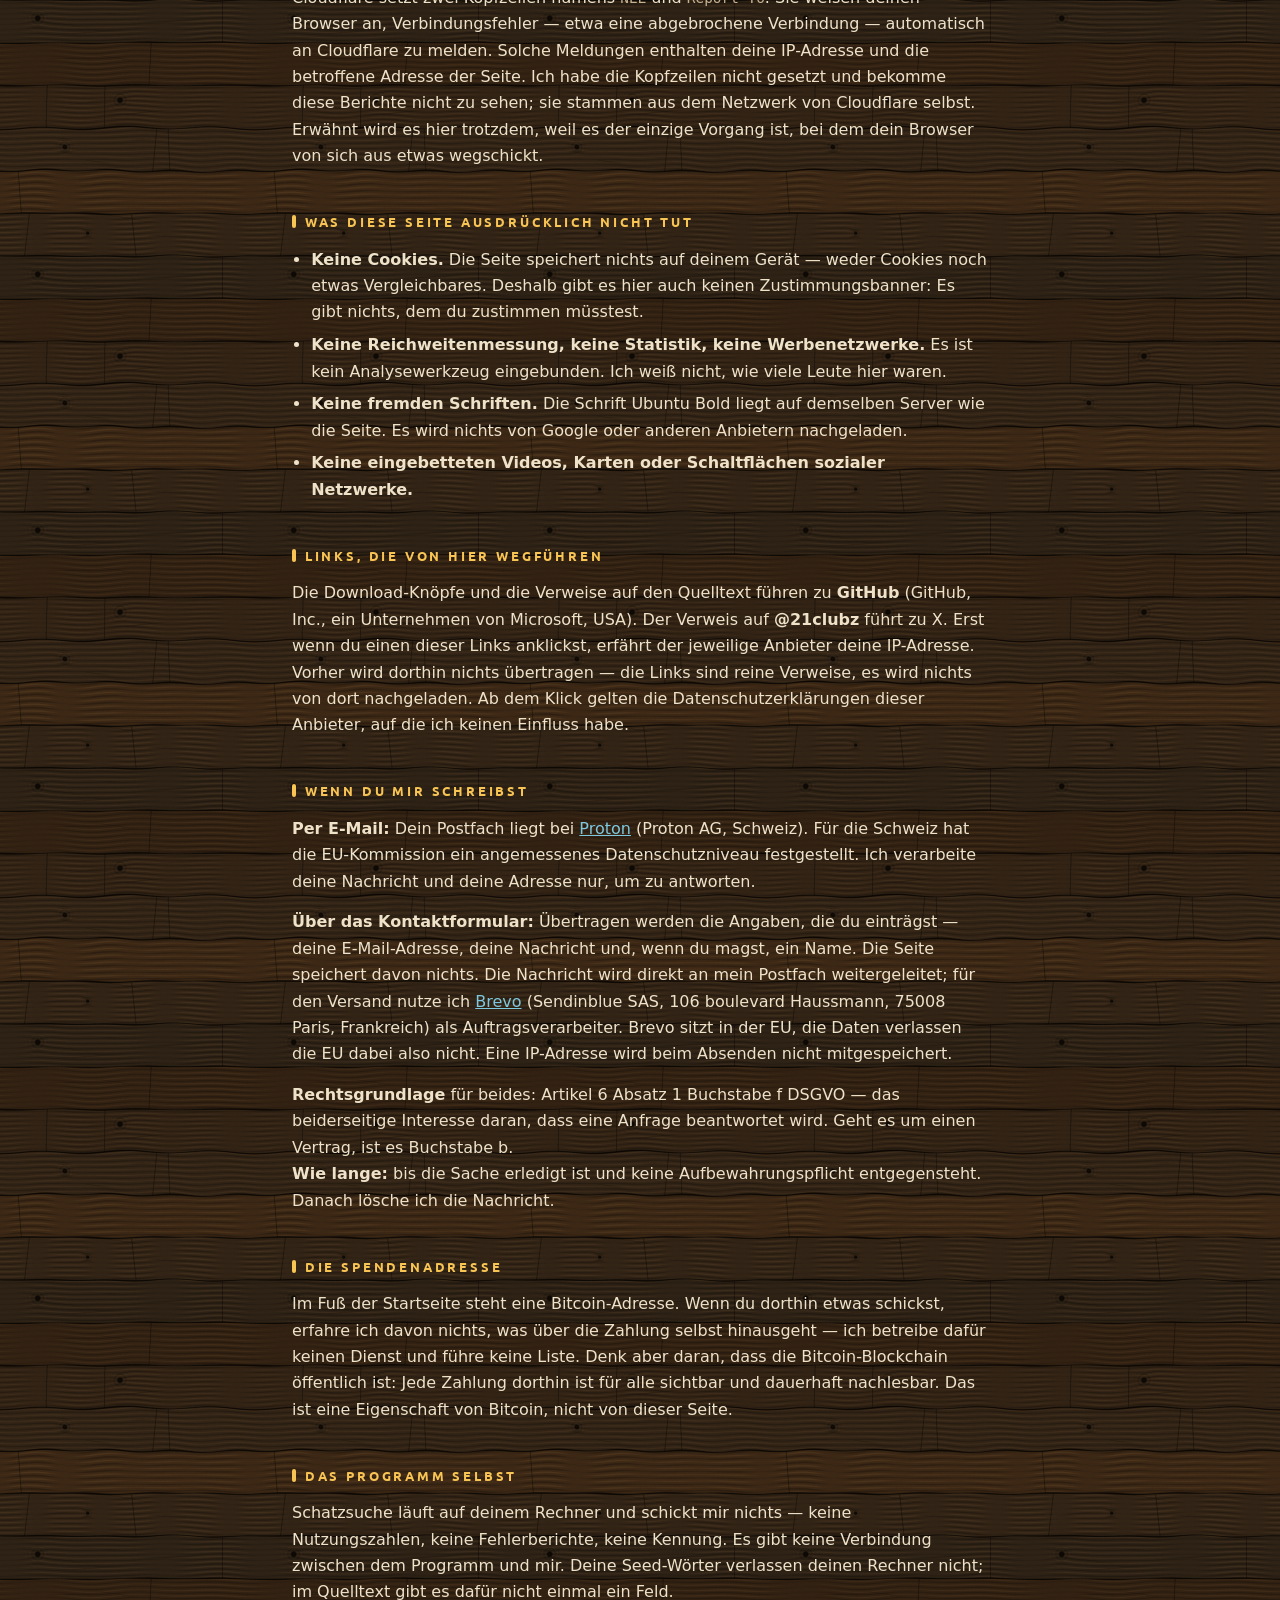
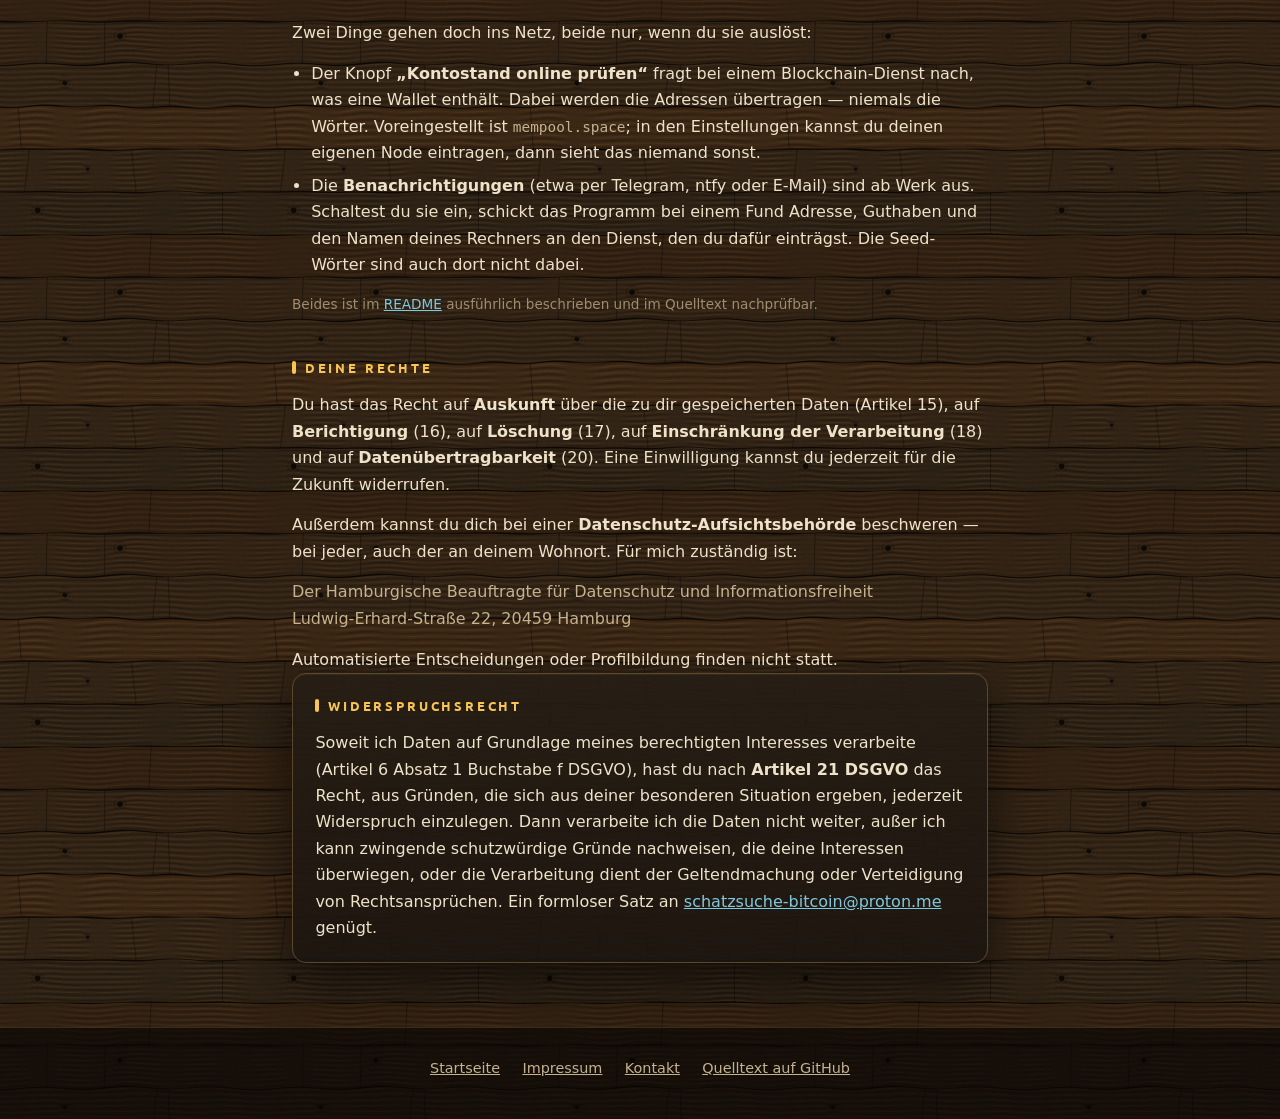
<file: docs/datenschutz.html>
<!doctype html>
<html lang="de">
<head>
<meta charset="utf-8">
<meta name="viewport" content="width=device-width, initial-scale=1">
<title>Datenschutz — Schatzsuche</title>
<meta name="description" content="Was diese Seite an Daten verarbeitet — und was nicht. Keine Cookies, keine Analyse, keine fremden Schriften.">
<link rel="canonical" href="https://schatzsuche-bitcoin.com/datenschutz">
<meta name="theme-color" content="#0f0b07">
<link rel="icon" type="image/png" href="assets/favicon.png">
<link rel="stylesheet" href="assets/recht.css">
</head>
<body>

<div class="topbar">
  <a href="/">
    <img src="assets/icon.png" alt="" width="512" height="512">
    <span class="wordmark">SCHATZSUCHE</span>
  </a>
</div>

<main>
  <h1>Datenschutz</h1>
  <p class="stand">Informationen nach Artikel 13 der Datenschutz-Grundverordnung.
  Stand: 31. Juli 2026.</p>

  <div class="panel">
    <p><b>Das Kurze zuerst:</b> Diese Seite setzt keine Cookies, misst nichts, lädt
    nichts von fremden Servern nach und will nichts von dir wissen. Es bleibt
    trotzdem etwas übrig, das erklärt gehört — vor allem das, was der Hoster
    unvermeidlich mitschreibt. Genau darum geht es hier.</p>
  </div>

  <h2>Wer verantwortlich ist</h2>
  <address>
    Dustin Tur<br>
    c/o IP-Management #11251<br>
    Ludwig-Erhard-Straße 18<br>
    20459 Hamburg<br>
    E-Mail: <a href="mailto:schatzsuche-bitcoin@proton.me">schatzsuche-bitcoin@proton.me</a><br>
    <a href="/kontakt">Kontaktformular</a>
  </address>
  <p class="fineprint">Einen Datenschutzbeauftragten gibt es nicht — die
  Voraussetzungen dafür liegen bei einem Projekt dieser Größe nicht vor.</p>

  <h2>Was beim Besuch dieser Seite passiert</h2>
  <p>Wenn du diese Seite aufrufst, schickt dein Browser technisch notwendige
  Angaben an den Server, der sie ausliefert. Das lässt sich nicht abschalten, ohne
  dass die Seite aufhört zu funktionieren. Erfasst werden dabei:</p>
  <ul>
    <li>deine IP-Adresse</li>
    <li>Datum und Uhrzeit des Abrufs</li>
    <li>welche Datei du angefordert hast und wie viele Daten übertragen wurden</li>
    <li>die Seite, von der du kamst, falls dein Browser sie mitschickt</li>
    <li>Browser und Betriebssystem in grober Form</li>
  </ul>
  <p><b>Wozu:</b> damit die Seite ausgeliefert werden kann, stabil bleibt und
  Angriffe abgewehrt werden können.<br>
  <b>Rechtsgrundlage:</b> Artikel 6 Absatz 1 Buchstabe f DSGVO — mein berechtigtes
  Interesse daran, dass diese Seite erreichbar und sicher ist.<br>
  <b>Wie lange:</b> Diese Protokolle entstehen beim Hoster und werden dort nach
  kurzer Zeit automatisch gelöscht. Ich selbst rufe sie nicht ab und werte sie
  nicht aus.</p>

  <h2>Der Hoster</h2>
  <p>Die Seite liegt bei <b>Cloudflare</b> (Cloudflare, Inc., 101 Townsend Street,
  San Francisco, CA 94107, USA; in Europa vertreten durch die Cloudflare Germany
  GmbH, Rosental 7, 80331 München). Cloudflare verarbeitet die oben genannten
  Daten in meinem Auftrag; die dafür nötige Vereinbarung zur Auftragsverarbeitung
  ist Bestandteil der Cloudflare-Geschäftsbedingungen.</p>
  <p>Dabei können Daten in die USA übertragen werden. Cloudflare ist unter dem
  EU-US Data Privacy Framework zertifiziert; ergänzend gelten die
  Standardvertragsklauseln der EU-Kommission. Ein Restrisiko bleibt, weil
  US-Behörden unter bestimmten Umständen Zugriff auf Daten bei US-Anbietern
  verlangen können — das gehört ehrlich dazugesagt.</p>

  <h2>Fehlerberichte deines Browsers</h2>
  <p>Cloudflare setzt zwei Kopfzeilen namens <code>NEL</code> und
  <code>Report-To</code>. Sie weisen deinen Browser an, Verbindungsfehler — etwa
  eine abgebrochene Verbindung — automatisch an Cloudflare zu melden. Solche
  Meldungen enthalten deine IP-Adresse und die betroffene Adresse der Seite. Ich
  habe die Kopfzeilen nicht gesetzt und bekomme diese Berichte nicht zu sehen; sie
  stammen aus dem Netzwerk von Cloudflare selbst. Erwähnt wird es hier trotzdem,
  weil es der einzige Vorgang ist, bei dem dein Browser von sich aus etwas
  wegschickt.</p>

  <h2>Was diese Seite ausdrücklich nicht tut</h2>
  <ul>
    <li><b>Keine Cookies.</b> Die Seite speichert nichts auf deinem Gerät — weder
    Cookies noch etwas Vergleichbares. Deshalb gibt es hier auch keinen
    Zustimmungsbanner: Es gibt nichts, dem du zustimmen müsstest.</li>
    <li><b>Keine Reichweitenmessung, keine Statistik, keine Werbenetzwerke.</b> Es
    ist kein Analysewerkzeug eingebunden. Ich weiß nicht, wie viele Leute hier
    waren.</li>
    <li><b>Keine fremden Schriften.</b> Die Schrift Ubuntu Bold liegt auf demselben
    Server wie die Seite. Es wird nichts von Google oder anderen Anbietern
    nachgeladen.</li>
    <li><b>Keine eingebetteten Videos, Karten oder Schaltflächen sozialer
    Netzwerke.</b></li>
  </ul>

  <h2>Links, die von hier wegführen</h2>
  <p>Die Download-Knöpfe und die Verweise auf den Quelltext führen zu
  <b>GitHub</b> (GitHub, Inc., ein Unternehmen von Microsoft, USA). Der Verweis
  auf <b>@21clubz</b> führt zu X. Erst wenn du einen dieser Links anklickst,
  erfährt der jeweilige Anbieter deine IP-Adresse. Vorher wird dorthin nichts
  übertragen — die Links sind reine Verweise, es wird nichts von dort
  nachgeladen. Ab dem Klick gelten die Datenschutzerklärungen dieser Anbieter,
  auf die ich keinen Einfluss habe.</p>

  <h2>Wenn du mir schreibst</h2>
  <p><b>Per E-Mail:</b> Dein Postfach liegt bei
  <a href="https://proton.me/legal/privacy" target="_blank" rel="noopener">Proton</a>
  (Proton AG, Schweiz). Für die Schweiz hat die EU-Kommission ein angemessenes
  Datenschutzniveau festgestellt. Ich verarbeite deine Nachricht und deine Adresse
  nur, um zu antworten.</p>
  <p><b>Über das Kontaktformular:</b> Übertragen werden die Angaben, die du
  einträgst — deine E-Mail-Adresse, deine Nachricht und, wenn du magst, ein Name.
  Die Seite speichert davon nichts. Die Nachricht wird direkt an mein Postfach
  weitergeleitet; für den Versand nutze ich
  <a href="https://www.brevo.com/de/legal/privacypolicy/" target="_blank" rel="noopener">Brevo</a>
  (Sendinblue SAS, 106 boulevard Haussmann, 75008 Paris, Frankreich) als
  Auftragsverarbeiter. Brevo sitzt in der EU, die Daten verlassen die EU dabei
  also nicht. Eine IP-Adresse wird beim Absenden nicht mitgespeichert.</p>
  <p><b>Rechtsgrundlage</b> für beides: Artikel 6 Absatz 1 Buchstabe f DSGVO —
  das beiderseitige Interesse daran, dass eine Anfrage beantwortet wird. Geht es
  um einen Vertrag, ist es Buchstabe b.<br>
  <b>Wie lange:</b> bis die Sache erledigt ist und keine Aufbewahrungspflicht
  entgegensteht. Danach lösche ich die Nachricht.</p>

  <h2>Die Spendenadresse</h2>
  <p>Im Fuß der Startseite steht eine Bitcoin-Adresse. Wenn du dorthin etwas
  schickst, erfahre ich davon nichts, was über die Zahlung selbst hinausgeht — ich
  betreibe dafür keinen Dienst und führe keine Liste. Denk aber daran, dass die
  Bitcoin-Blockchain öffentlich ist: Jede Zahlung dorthin ist für alle sichtbar
  und dauerhaft nachlesbar. Das ist eine Eigenschaft von Bitcoin, nicht von dieser
  Seite.</p>

  <h2>Das Programm selbst</h2>
  <p>Schatzsuche läuft auf deinem Rechner und schickt mir nichts — keine
  Nutzungszahlen, keine Fehlerberichte, keine Kennung. Es gibt keine Verbindung
  zwischen dem Programm und mir. Deine Seed-Wörter verlassen deinen Rechner
  nicht; im Quelltext gibt es dafür nicht einmal ein Feld.</p>
  <p>Zwei Dinge gehen doch ins Netz, beide nur, wenn du sie auslöst:</p>
  <ul>
    <li>Der Knopf <b>„Kontostand online prüfen“</b> fragt bei einem
    Blockchain-Dienst nach, was eine Wallet enthält. Dabei werden die Adressen
    übertragen — niemals die Wörter. Voreingestellt ist
    <code>mempool.space</code>; in den Einstellungen kannst du deinen eigenen Node
    eintragen, dann sieht das niemand sonst.</li>
    <li>Die <b>Benachrichtigungen</b> (etwa per Telegram, ntfy oder E-Mail) sind
    ab Werk aus. Schaltest du sie ein, schickt das Programm bei einem Fund
    Adresse, Guthaben und den Namen deines Rechners an den Dienst, den du dafür
    einträgst. Die Seed-Wörter sind auch dort nicht dabei.</li>
  </ul>
  <p class="fineprint">Beides ist im
  <a href="https://github.com/21clubz/schatzsuche#readme" target="_blank" rel="noopener">README</a>
  ausführlich beschrieben und im Quelltext nachprüfbar.</p>

  <h2>Deine Rechte</h2>
  <p>Du hast das Recht auf <b>Auskunft</b> über die zu dir gespeicherten Daten
  (Artikel 15), auf <b>Berichtigung</b> (16), auf <b>Löschung</b> (17), auf
  <b>Einschränkung der Verarbeitung</b> (18) und auf <b>Datenübertragbarkeit</b>
  (20). Eine Einwilligung kannst du jederzeit für die Zukunft widerrufen.</p>
  <p>Außerdem kannst du dich bei einer <b>Datenschutz-Aufsichtsbehörde</b>
  beschweren — bei jeder, auch der an deinem Wohnort. Für mich zuständig ist:</p>
  <p class="dimtext">Der Hamburgische Beauftragte für Datenschutz und
  Informationsfreiheit<br>
  Ludwig-Erhard-Straße 22, 20459 Hamburg</p>
  <p>Automatisierte Entscheidungen oder Profilbildung finden nicht statt.</p>

  <div class="panel">
    <h2 style="margin-top:0">Widerspruchsrecht</h2>
    <p>Soweit ich Daten auf Grundlage meines berechtigten Interesses verarbeite
    (Artikel 6 Absatz 1 Buchstabe f DSGVO), hast du nach <b>Artikel 21 DSGVO</b>
    das Recht, aus Gründen, die sich aus deiner besonderen Situation ergeben,
    jederzeit Widerspruch einzulegen. Dann verarbeite ich die Daten nicht weiter,
    außer ich kann zwingende schutzwürdige Gründe nachweisen, die deine Interessen
    überwiegen, oder die Verarbeitung dient der Geltendmachung oder Verteidigung
    von Rechtsansprüchen. Ein formloser Satz an
    <a href="mailto:schatzsuche-bitcoin@proton.me">schatzsuche-bitcoin@proton.me</a>
    genügt.</p>
  </div>
</main>

<footer>
  <div class="row">
    <a href="/">Startseite</a>
    <a href="/impressum">Impressum</a>
    <a href="/kontakt">Kontakt</a>
    <a href="https://github.com/21clubz/schatzsuche">Quelltext auf GitHub</a>
  </div>
</footer>

</body>
</html>
</file>
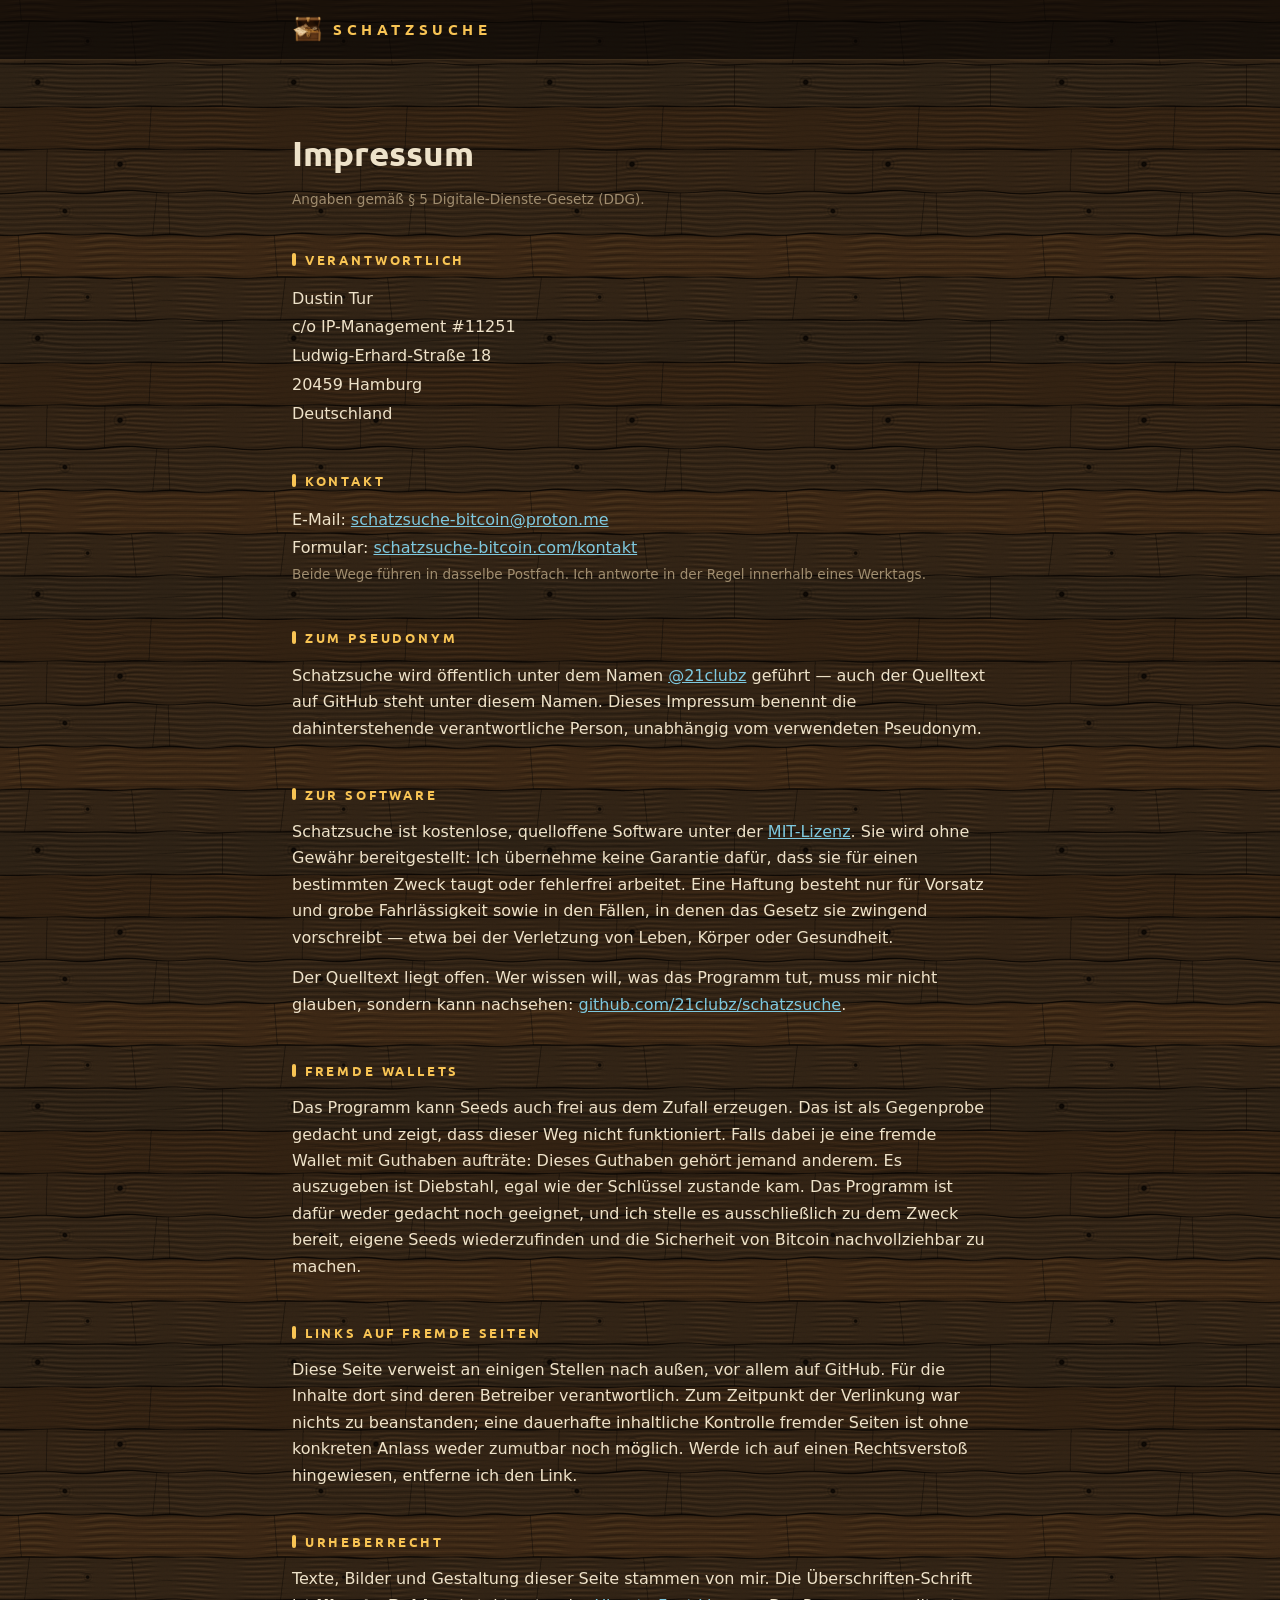
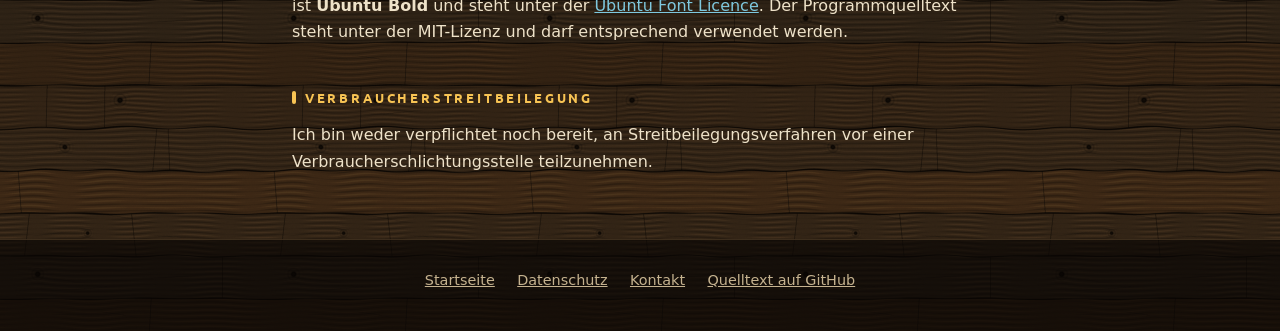
<file: docs/impressum.html>
<!doctype html>
<html lang="de">
<head>
<meta charset="utf-8">
<meta name="viewport" content="width=device-width, initial-scale=1">
<title>Impressum — Schatzsuche</title>
<meta name="description" content="Anbieterkennzeichnung nach § 5 DDG für schatzsuche-bitcoin.com.">
<link rel="canonical" href="https://schatzsuche-bitcoin.com/impressum">
<meta name="theme-color" content="#0f0b07">
<link rel="icon" type="image/png" href="assets/favicon.png">
<link rel="stylesheet" href="assets/recht.css">
</head>
<body>

<div class="topbar">
  <a href="/">
    <img src="assets/icon.png" alt="" width="512" height="512">
    <span class="wordmark">SCHATZSUCHE</span>
  </a>
</div>

<main>
  <h1>Impressum</h1>
  <p class="stand">Angaben gemäß § 5 Digitale-Dienste-Gesetz (DDG).</p>

  <h2>Verantwortlich</h2>
  <address>
    Dustin Tur<br>
    c/o IP-Management #11251<br>
    Ludwig-Erhard-Straße 18<br>
    20459 Hamburg<br>
    Deutschland
  </address>

  <h2>Kontakt</h2>
  <address>
    E-Mail: <a href="mailto:schatzsuche-bitcoin@proton.me">schatzsuche-bitcoin@proton.me</a><br>
    Formular: <a href="/kontakt">schatzsuche-bitcoin.com/kontakt</a>
  </address>
  <p class="fineprint">Beide Wege führen in dasselbe Postfach. Ich antworte in der
  Regel innerhalb eines Werktags.</p>

  <h2>Zum Pseudonym</h2>
  <p>Schatzsuche wird öffentlich unter dem Namen
  <a href="https://x.com/21clubz" target="_blank" rel="noopener">@21clubz</a>
  geführt — auch der Quelltext auf GitHub steht unter diesem Namen. Dieses
  Impressum benennt die dahinterstehende verantwortliche Person, unabhängig vom
  verwendeten Pseudonym.</p>

  <h2>Zur Software</h2>
  <p>Schatzsuche ist kostenlose, quelloffene Software unter der
  <a href="https://github.com/21clubz/schatzsuche/blob/main/LICENSE" target="_blank" rel="noopener">MIT-Lizenz</a>.
  Sie wird ohne Gewähr bereitgestellt: Ich übernehme keine Garantie dafür, dass
  sie für einen bestimmten Zweck taugt oder fehlerfrei arbeitet. Eine Haftung
  besteht nur für Vorsatz und grobe Fahrlässigkeit sowie in den Fällen, in denen
  das Gesetz sie zwingend vorschreibt — etwa bei der Verletzung von Leben, Körper
  oder Gesundheit.</p>
  <p>Der Quelltext liegt offen. Wer wissen will, was das Programm tut, muss mir
  nicht glauben, sondern kann nachsehen:
  <a href="https://github.com/21clubz/schatzsuche" target="_blank" rel="noopener">github.com/21clubz/schatzsuche</a>.</p>

  <h2>Fremde Wallets</h2>
  <p>Das Programm kann Seeds auch frei aus dem Zufall erzeugen. Das ist als
  Gegenprobe gedacht und zeigt, dass dieser Weg nicht funktioniert. Falls dabei
  je eine fremde Wallet mit Guthaben aufträte: Dieses Guthaben gehört jemand
  anderem. Es auszugeben ist Diebstahl, egal wie der Schlüssel zustande kam. Das
  Programm ist dafür weder gedacht noch geeignet, und ich stelle es
  ausschließlich zu dem Zweck bereit, eigene Seeds wiederzufinden und die
  Sicherheit von Bitcoin nachvollziehbar zu machen.</p>

  <h2>Links auf fremde Seiten</h2>
  <p>Diese Seite verweist an einigen Stellen nach außen, vor allem auf GitHub.
  Für die Inhalte dort sind deren Betreiber verantwortlich. Zum Zeitpunkt der
  Verlinkung war nichts zu beanstanden; eine dauerhafte inhaltliche Kontrolle
  fremder Seiten ist ohne konkreten Anlass weder zumutbar noch möglich. Werde ich
  auf einen Rechtsverstoß hingewiesen, entferne ich den Link.</p>

  <h2>Urheberrecht</h2>
  <p>Texte, Bilder und Gestaltung dieser Seite stammen von mir. Die
  Überschriften-Schrift ist <b>Ubuntu Bold</b> und steht unter der
  <a href="assets/UBUNTU-FONT-LICENCE.txt">Ubuntu Font Licence</a>. Der
  Programmquelltext steht unter der MIT-Lizenz und darf entsprechend verwendet
  werden.</p>

  <h2>Verbraucherstreitbeilegung</h2>
  <p>Ich bin weder verpflichtet noch bereit, an Streitbeilegungsverfahren vor
  einer Verbraucherschlichtungsstelle teilzunehmen.</p>
</main>

<footer>
  <div class="row">
    <a href="/">Startseite</a>
    <a href="/datenschutz">Datenschutz</a>
    <a href="/kontakt">Kontakt</a>
    <a href="https://github.com/21clubz/schatzsuche">Quelltext auf GitHub</a>
  </div>
</footer>

</body>
</html>
</file>
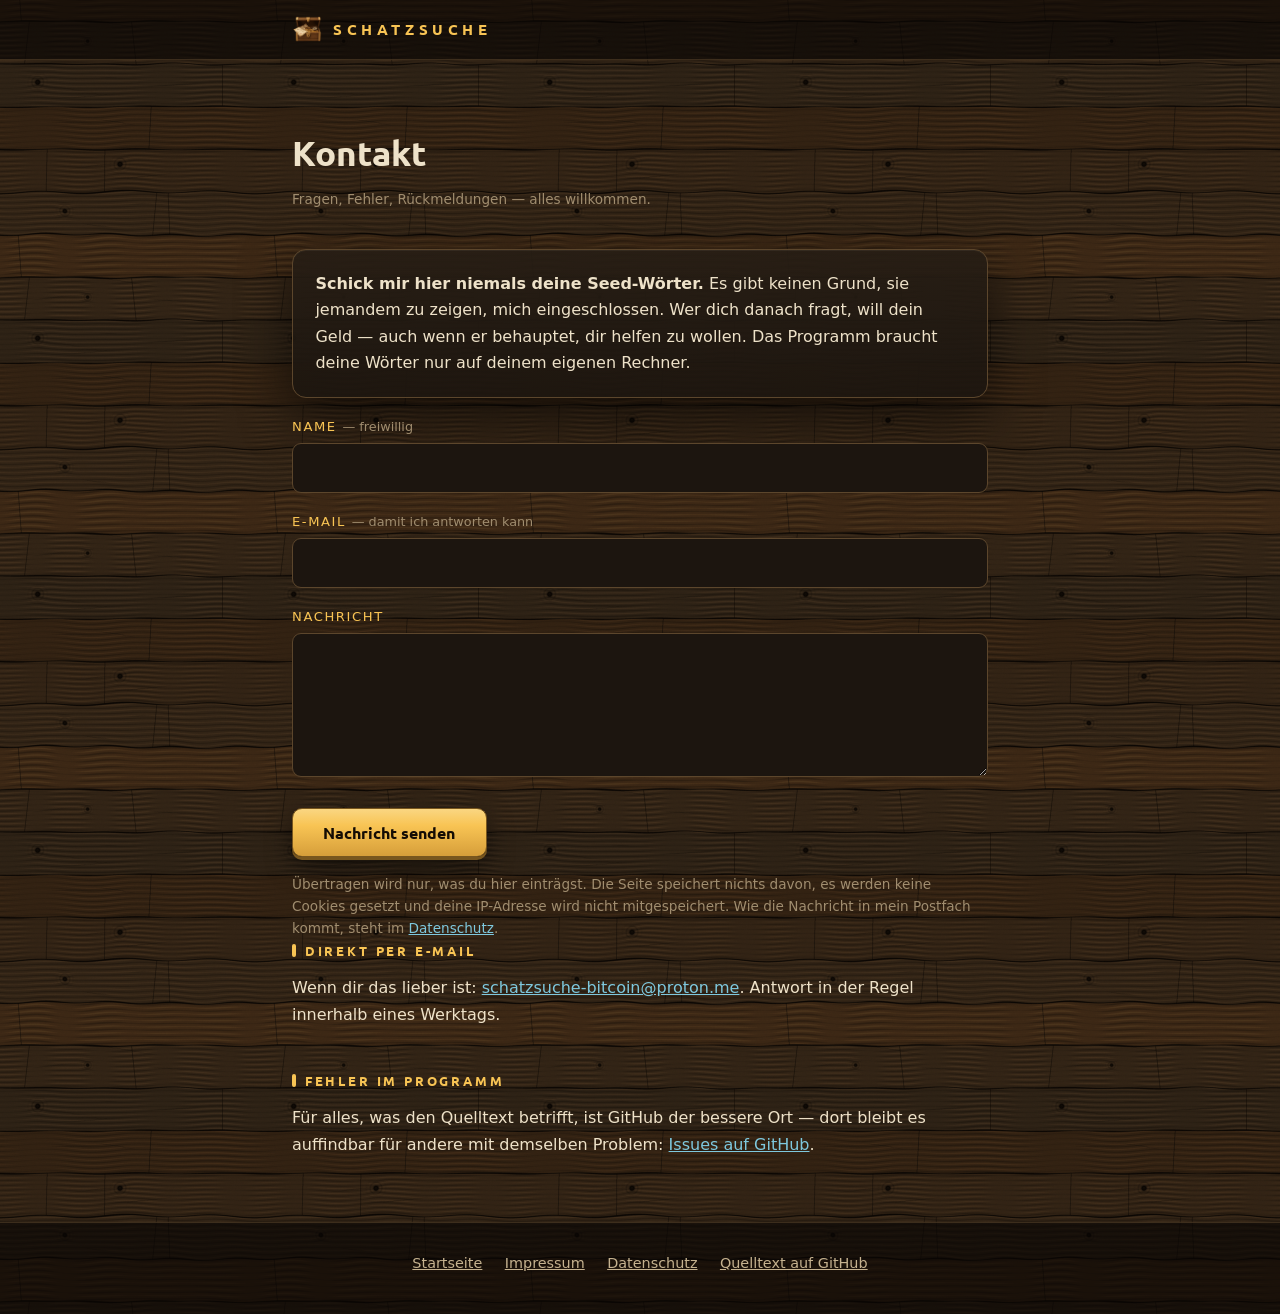
<file: docs/kontakt.html>
<!doctype html>
<html lang="de">
<head>
<meta charset="utf-8">
<meta name="viewport" content="width=device-width, initial-scale=1">
<title>Kontakt — Schatzsuche</title>
<meta name="description" content="Nachricht an den Entwickler von Schatzsuche — ohne Konto, ohne Cookies.">
<link rel="canonical" href="https://schatzsuche-bitcoin.com/kontakt">
<meta name="theme-color" content="#0f0b07">
<link rel="icon" type="image/png" href="assets/favicon.png">
<link rel="stylesheet" href="assets/recht.css">
</head>
<body>

<div class="topbar">
  <a href="/">
    <img src="assets/icon.png" alt="" width="512" height="512">
    <span class="wordmark">SCHATZSUCHE</span>
  </a>
</div>

<main>
  <h1>Kontakt</h1>
  <p class="stand">Fragen, Fehler, Rückmeldungen — alles willkommen.</p>

  <div class="panel">
    <p><b>Schick mir hier niemals deine Seed-Wörter.</b> Es gibt keinen Grund, sie
    jemandem zu zeigen, mich eingeschlossen. Wer dich danach fragt, will dein
    Geld — auch wenn er behauptet, dir helfen zu wollen. Das Programm braucht
    deine Wörter nur auf deinem eigenen Rechner.</p>
  </div>

  <form id="formular" action="/kontakt-senden" method="post" novalidate>
    <label>
      <span class="name">Name <span class="hint">— freiwillig</span></span>
      <input type="text" name="name" maxlength="100" autocomplete="name">
    </label>

    <label>
      <span class="name">E-Mail <span class="hint">— damit ich antworten kann</span></span>
      <input type="email" name="email" maxlength="200" required autocomplete="email">
    </label>

    <label>
      <span class="name">Nachricht</span>
      <textarea name="nachricht" maxlength="5000" required></textarea>
    </label>

    <!-- Honigtopf: für Menschen unsichtbar, Bots füllen ihn aus. -->
    <div class="honigtopf" aria-hidden="true">
      <label>Webseite <input type="text" name="webseite" tabindex="-1" autocomplete="off"></label>
    </div>

    <button type="submit" id="senden">Nachricht senden</button>

    <p class="fineprint" style="margin-top:1rem">Übertragen wird nur, was du hier
    einträgst. Die Seite speichert nichts davon, es werden keine Cookies gesetzt
    und deine IP-Adresse wird nicht mitgespeichert. Wie die Nachricht in mein
    Postfach kommt, steht im <a href="/datenschutz">Datenschutz</a>.</p>
  </form>

  <div id="meldung" class="meldung" role="status" hidden></div>

  <noscript>
    <div class="meldung schlecht">Das Formular braucht JavaScript, um die Antwort
    hier anzuzeigen. Ohne JavaScript funktioniert das Absenden trotzdem — oder
    schreib direkt an
    <a href="mailto:schatzsuche-bitcoin@proton.me">schatzsuche-bitcoin@proton.me</a>.</div>
  </noscript>

  <h2>Direkt per E-Mail</h2>
  <p>Wenn dir das lieber ist:
  <a href="mailto:schatzsuche-bitcoin@proton.me">schatzsuche-bitcoin@proton.me</a>.
  Antwort in der Regel innerhalb eines Werktags.</p>

  <h2>Fehler im Programm</h2>
  <p>Für alles, was den Quelltext betrifft, ist GitHub der bessere Ort — dort
  bleibt es auffindbar für andere mit demselben Problem:
  <a href="https://github.com/21clubz/schatzsuche/issues" target="_blank" rel="noopener">Issues auf GitHub</a>.</p>
</main>

<footer>
  <div class="row">
    <a href="/">Startseite</a>
    <a href="/impressum">Impressum</a>
    <a href="/datenschutz">Datenschutz</a>
    <a href="https://github.com/21clubz/schatzsuche">Quelltext auf GitHub</a>
  </div>
</footer>

<script>
(function () {
  "use strict";
  var formular = document.getElementById("formular");
  var knopf = document.getElementById("senden");
  var meldung = document.getElementById("meldung");

  function zeigen(art, text) {
    meldung.className = "meldung " + art;
    meldung.textContent = text;
    meldung.hidden = false;
  }

  formular.addEventListener("submit", function (e) {
    e.preventDefault();
    meldung.hidden = true;

    var daten = new FormData(formular);
    if (!daten.get("email").trim() || !daten.get("nachricht").trim()) {
      zeigen("schlecht", "Bitte trag eine E-Mail-Adresse und eine Nachricht ein.");
      return;
    }

    knopf.disabled = true;
    knopf.textContent = "Wird gesendet …";

    fetch(formular.action, {
      method: "POST",
      body: daten,
      headers: { "Accept": "application/json" }
    })
      .then(function (antwort) {
        return antwort.json().catch(function () { return { ok: antwort.ok }; });
      })
      .then(function (ergebnis) {
        if (ergebnis && ergebnis.ok) {
          formular.hidden = true;
          zeigen("gut", "Angekommen. Ich melde mich in der Regel innerhalb eines Werktags.");
        } else {
          zeigen("schlecht", (ergebnis && ergebnis.fehler) ||
            "Das hat nicht geklappt. Schreib mir bitte direkt an schatzsuche-bitcoin@proton.me.");
        }
      })
      .catch(function () {
        zeigen("schlecht", "Keine Verbindung zum Server. Schreib mir bitte direkt an schatzsuche-bitcoin@proton.me.");
      })
      .then(function () {
        knopf.disabled = false;
        knopf.textContent = "Nachricht senden";
      });
  });
})();
</script>

</body>
</html>
</file>
<file: docs/assets/recht.css>
/* Gemeinsame Hülle für Impressum, Datenschutz und Kontakt.
   Farben und Schrift wie auf der Startseite — nur die Teile, die
   Textseiten wirklich brauchen. */

:root {
  --bg: rgb(15, 11, 7);
  --panel: rgb(38, 29, 20);
  --inset: rgb(28, 21, 15);
  --frame: rgb(92, 70, 44);
  --control: rgb(66, 51, 34);
  --text: rgb(238, 226, 201);
  --dim: rgb(197, 178, 143);
  --muted: rgb(160, 141, 111);
  --gold: rgb(248, 196, 84);
  --gold-mid: rgb(214, 158, 58);
  --blue: rgb(126, 200, 222);
  --red: rgb(247, 118, 142);
  --green: rgb(147, 201, 138);
  --mono: "SF Mono", "Cascadia Mono", "Consolas", "DejaVu Sans Mono", monospace;
}
@font-face {
  font-family: "Ubuntu Bold";
  src: url("Ubuntu-Bold.ttf") format("truetype");
  font-weight: 700;
  font-display: swap;
}

* { margin: 0; padding: 0; box-sizing: border-box; }
body {
  background: var(--bg) url("wood.png") repeat;
  background-size: 256px 256px;
  color: var(--text);
  font-family: system-ui, -apple-system, "Segoe UI", Roboto, sans-serif;
  line-height: 1.65;
}
img { max-width: 100%; height: auto; display: block; }
a { color: var(--blue); }
a:hover { color: var(--gold); }
h1, h2, .wordmark { font-family: "Ubuntu Bold", system-ui, sans-serif; font-weight: 700; }

/* Kopfleiste: Truhe und Schriftzug führen zurück zur Startseite */
.topbar { border-bottom: 1px solid rgba(92,70,44,.55); background: rgba(9,6,4,.65); }
.topbar a {
  display: flex; align-items: center; gap: .7rem;
  max-width: 46rem; margin: 0 auto; padding: .9rem 1.25rem;
  color: var(--gold); text-decoration: none;
}
.topbar img { width: 30px; }
.topbar .wordmark { letter-spacing: .3em; font-size: .95rem; }

main { max-width: 46rem; margin: 0 auto; padding: clamp(2.5rem, 6vw, 4rem) 1.25rem 4rem; }
h1 { font-size: clamp(1.6rem, 4.5vw, 2.2rem); margin-bottom: .4rem; }
.stand { color: var(--muted); font-size: .85rem; margin-bottom: 2.4rem; }

/* Abschnittskopf wie im Programm: Goldbalken und Kapitälchen */
h2 {
  display: flex; align-items: center; gap: .55rem;
  color: var(--gold); font-size: .8rem; letter-spacing: .22em;
  text-transform: uppercase; margin: 2.6rem 0 .9rem;
}
h2::before { content: ""; width: 4px; height: 1em; background: var(--gold); border-radius: 2px; flex: none; }
h2:first-of-type { margin-top: 0; }

p + p, p + ul, ul + p { margin-top: .9rem; }
ul { padding-left: 1.2rem; }
li + li { margin-top: .4rem; }
.dimtext { color: var(--dim); }
.fineprint { color: var(--muted); font-size: .85rem; }
code, .mono { font-family: var(--mono); font-size: .9em; color: var(--dim); }

.panel {
  background: linear-gradient(rgba(38,29,20,.92), rgba(28,21,15,.92));
  border: 1px solid var(--frame);
  border-radius: 14px;
  box-shadow: 0 18px 50px rgba(0,0,0,.55), inset 0 1px 0 rgba(238,226,201,.06);
  padding: 1.3rem 1.4rem;
}
.panel + .panel { margin-top: 1rem; }
address { font-style: normal; line-height: 1.8; }

/* Formular */
label { display: block; margin-top: 1.1rem; }
label .name { display: block; color: var(--gold); font-size: .82rem; letter-spacing: .12em; text-transform: uppercase; margin-bottom: .35rem; }
label .hint { color: var(--muted); font-weight: normal; letter-spacing: 0; text-transform: none; font-size: .8rem; }
input[type="text"], input[type="email"], textarea {
  width: 100%; padding: .7rem .85rem;
  background: var(--inset); color: var(--text);
  border: 1px solid var(--frame); border-radius: 9px;
  font: inherit; font-size: .98rem;
}
input:focus, textarea:focus { outline: 2px solid var(--gold-mid); outline-offset: 1px; }
textarea { min-height: 9rem; resize: vertical; }
.honigtopf { position: absolute; left: -9999px; width: 1px; height: 1px; overflow: hidden; }

button {
  margin-top: 1.4rem; padding: .8rem 1.9rem; border-radius: 10px; cursor: pointer;
  font-family: "Ubuntu Bold", system-ui, sans-serif; font-size: 1.02rem;
  background: linear-gradient(rgb(250, 214, 130), var(--gold) 35%, var(--gold-mid));
  color: rgb(20, 12, 4);
  border: 1px solid rgb(120, 86, 30);
  box-shadow: 0 3px 0 rgb(120, 86, 30), 0 10px 24px rgba(0,0,0,.5);
}
button:hover:not(:disabled) { filter: brightness(1.06); }
button:disabled { opacity: .55; cursor: default; box-shadow: 0 3px 0 rgb(120, 86, 30); }

.meldung { margin-top: 1.2rem; border-radius: 9px; padding: .85rem 1rem; font-size: .95rem; }
.meldung.gut { border: 1px solid rgba(147,201,138,.55); background: rgba(147,201,138,.1); color: var(--green); }
.meldung.schlecht { border: 1px solid rgba(247,118,142,.55); background: rgba(247,118,142,.1); color: var(--red); }
[hidden] { display: none; }

footer {
  border-top: 1px solid rgba(92,70,44,.55); background: rgba(9,6,4,.65);
  padding: 1.8rem 1.25rem 2.4rem; text-align: center;
}
footer .row { display: flex; flex-wrap: wrap; gap: 1.4rem; justify-content: center; color: var(--dim); font-size: .9rem; }
footer a { color: var(--dim); }
</file>
